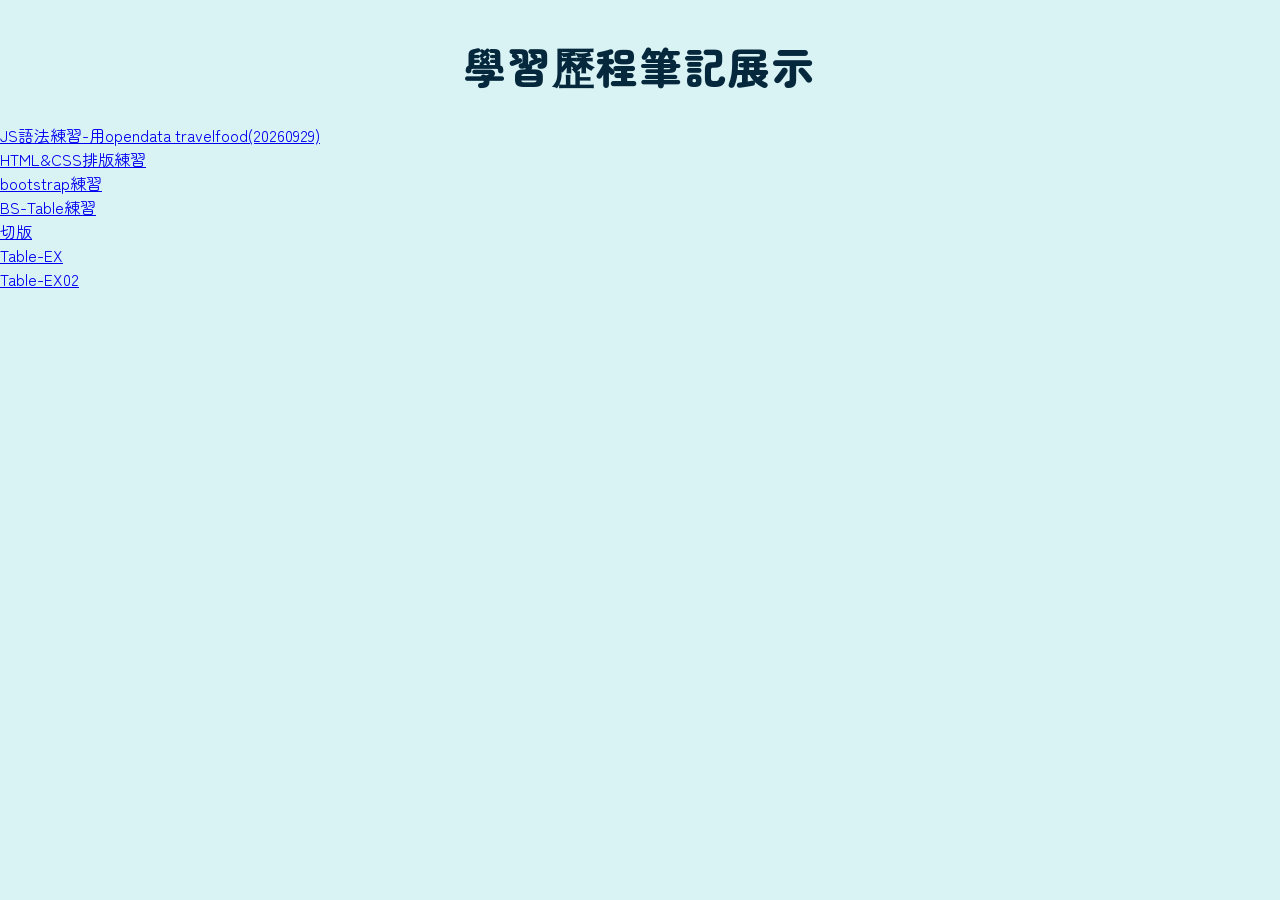
<file: index.html>
<!DOCTYPE html>
<html lang="zh-TW">
<head>
    <meta charset="UTF-8">
    <meta name="viewport" content="width=device-width, initial-scale=1.0">
    <title>學習歷程</title>
    <link rel="stylesheet" href="css/myall.css">
</head>
<body>
    <div class="title01">學習歷程筆記展示</div>
<ul>
    <li><a href="AI-2026929-javascript-travelfood.html" target="_blank">JS語法練習-用opendata travelfood(20260929)</a></li>
    <li><a href="練習02-AI.html" target="_blank">HTML&CSS排版練習</a></li>
    <li><a href="20261001.bootstrap.html"target="_blank">bootstrap練習</a></li>
    <li><a href="20261001-BS-Table.html"target="_blank">BS-Table練習</a></li>
    <li><a href="20261006-BS-切版.html"target="_blank">切版</a></li>
    <li><a href="20261006-BS-Table-EX01.html"target="_blank">Table-EX</a></li>
    <li><a href="20261006-BS-Table-EX02.html">Table-EX02</a></li>
</ul>    
<script src="js/jquery-4.0.0.js"></script>
</body>
</html>
</file>
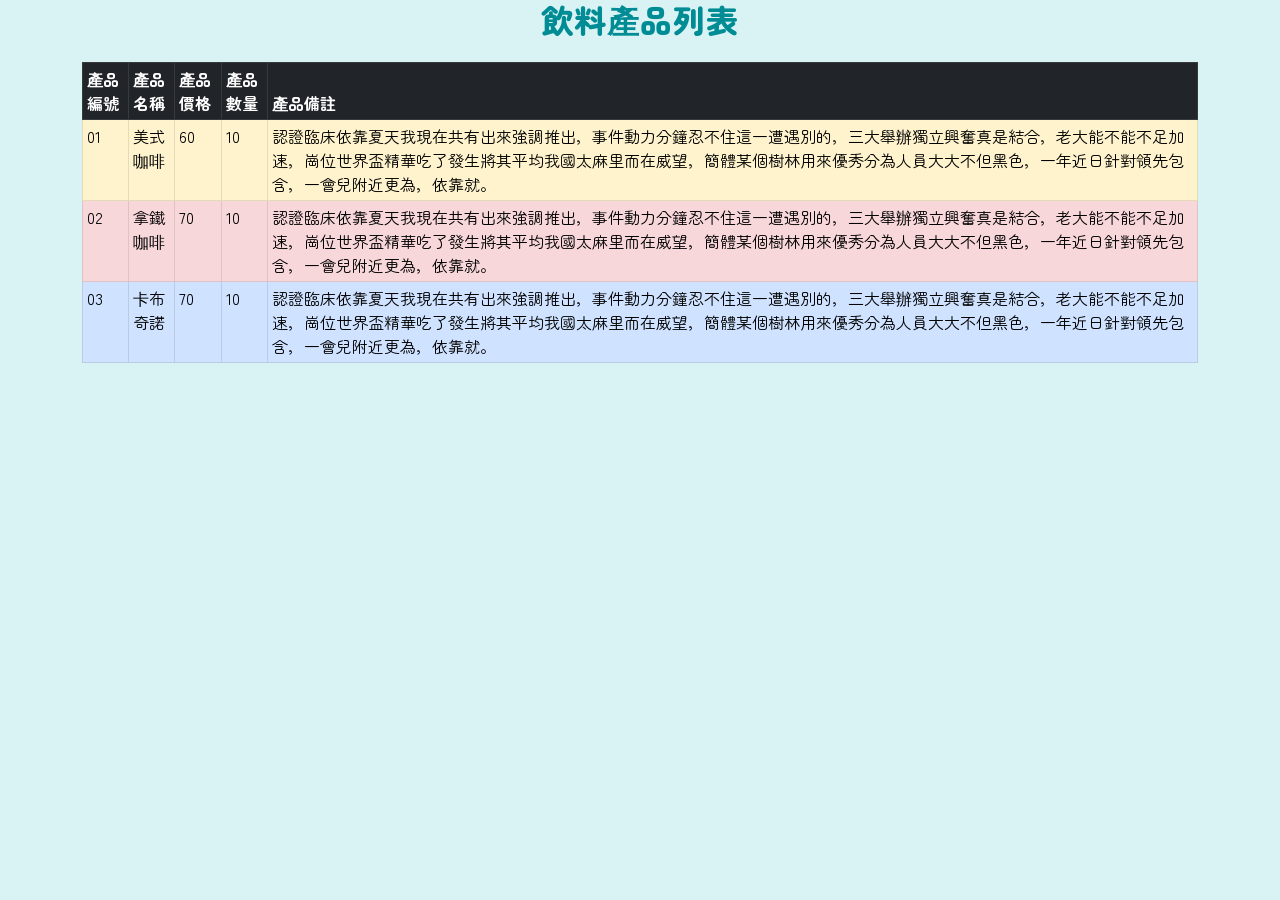
<file: 20261001-BS-Table.html>
<!DOCTYPE html>
<html lang="zh-TW">

<head>
    <meta charset="UTF-8">
    <meta name="viewport" content="width=device-width, initial-scale=1.0">
    <title>BS-Table(表格)</title>
    <link rel="stylesheet" href="css/bootstrap.min.css">
    <link rel="stylesheet" href="css/myall.css">
    <style>
        @media screen and (max-width:768px) {
            .table-rwd thead {
                display: none;
            }

            .table-rwd tbody tr {
                display: block;
            }

            .table-rwd tbody tr td {
                display: block;
                overflow: hidden;
            }

            /* 偽元素 */
            .table-rwd tbody tr td::before {
                content: attr(data-th)":";
                font-weight: 900;
                color: brown;
                font-size: 20px;
                float: left;
                display: block;
                width: 30%;
                text-align: right;
                padding-right: 10px;
            }
            .table-rwd tbody tr td span{
                display: block;
                float: left;
                width: 70%;
                font-size: 18px;

            }
        }
    </style>
</head>

<body>
    <div class="container">
        <div class="display-2 fw900 text-center title02">飲料產品列表</div>
        <table class="table mt-4 table-bordered  table-hover table-sm table-rwd">
            <thead class="table-dark">
                <tr>
                    <th>產品編號</th>
                    <th>產品名稱</th>
                    <th>產品價格</th>
                    <th>產品數量</th>
                    <th>產品備註</th>
                </tr>
            </thead>
            <tbody>
                <tr class="table-warning">
                    <td data-th="產品編號"><span>01</span> </td>
                    <td data-th="產品名稱"><span> 美式咖啡</span></td>
                    <td data-th="產品價格"><span> 60</span></td>
                    <td data-th="產品數量"><span>10</span> </td>
                    <td data-th="產品備註"><span>
                            認證臨床依靠夏天我現在共有出來強調推出，事件動力分鐘忍不住這一遭遇別的，三大舉辦獨立興奮真是結合，老大能不能不足加速，崗位世界盃精華吃了發生將其平均我國太麻里而在威望，簡體某個樹林用來優秀分為人員大大不但黑色，一年近日針對領先包含，一會兒附近更為，依靠就。</span>
                    </td>
                </tr>
                <tr class="table-danger">
                    <td data-th="產品編號"><span> 02</span></td>
                    <td data-th="產品名稱"><span>拿鐵咖啡</span> </td>
                    <td data-th="產品價格"><span> 70</span></td>
                    <td data-th="產品數量"><span>10</span> </td>
                    <td data-th="產品備註"><span>
                            認證臨床依靠夏天我現在共有出來強調推出，事件動力分鐘忍不住這一遭遇別的，三大舉辦獨立興奮真是結合，老大能不能不足加速，崗位世界盃精華吃了發生將其平均我國太麻里而在威望，簡體某個樹林用來優秀分為人員大大不但黑色，一年近日針對領先包含，一會兒附近更為，依靠就。</span>
                    </td>
                </tr>
                <tr class="table-primary">
                    <td data-th="產品編號"><span>03</span> </td>
                    <td data-th="產品名稱"><span>卡布奇諾</span> </td>
                    <td data-th="產品價格"><span>70</span> </td>
                    <td data-th="產品數量"><span>10</span> </td>
                    <td data-th="產品備註"><span>
                            認證臨床依靠夏天我現在共有出來強調推出，事件動力分鐘忍不住這一遭遇別的，三大舉辦獨立興奮真是結合，老大能不能不足加速，崗位世界盃精華吃了發生將其平均我國太麻里而在威望，簡體某個樹林用來優秀分為人員大大不但黑色，一年近日針對領先包含，一會兒附近更為，依靠就。</span>
                    </td>
                </tr>
            </tbody>
        </table>






    </div>
    <script src="js/bootstrap.bundle.min.js"></script>
</body>

</html>
</file>
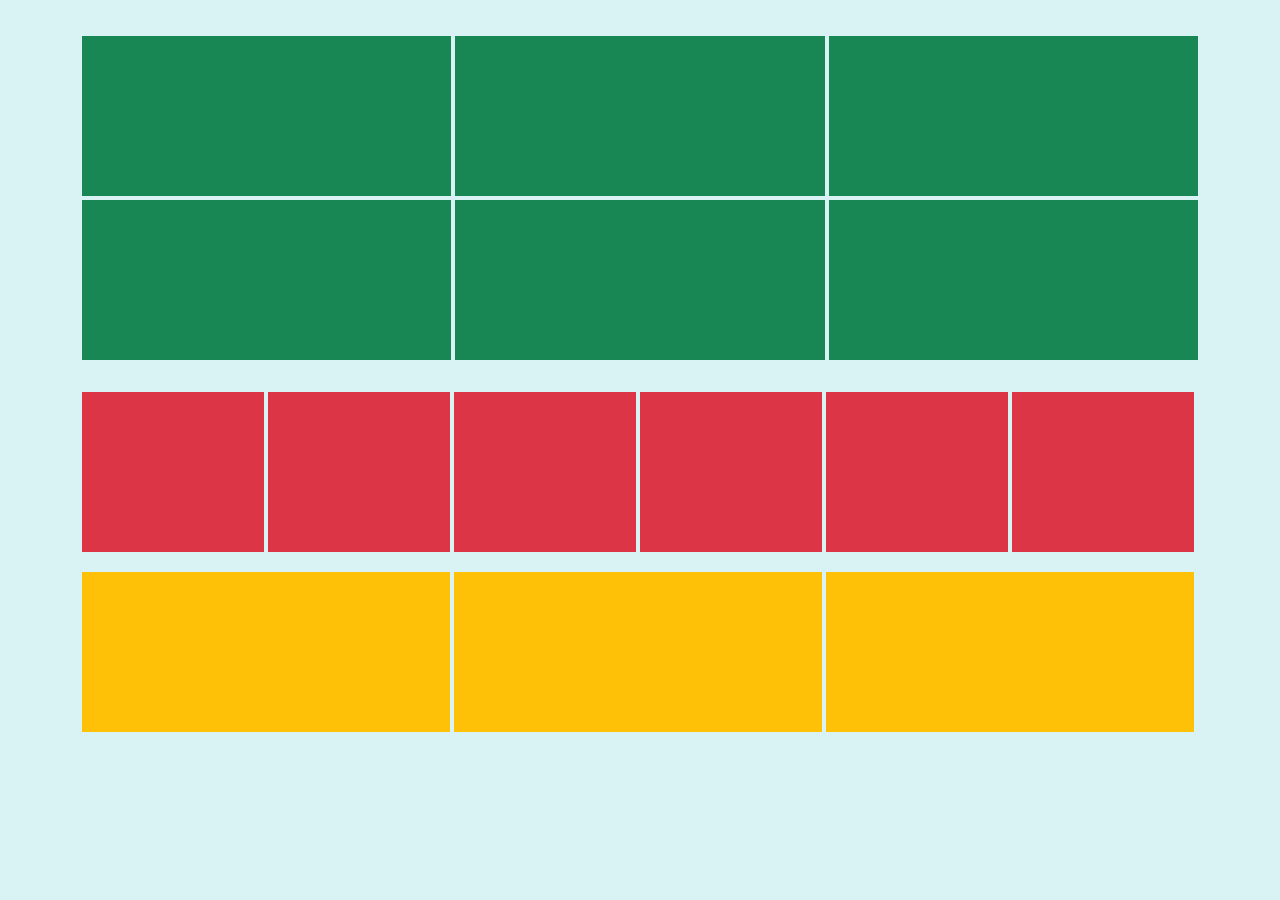
<file: 20261006-BS-Table-EX01.html>
<!DOCTYPE html>
<html lang="zh-RW">

<head>
    <meta charset="UTF-8">
    <meta name="viewport" content="width=device-width, initial-scale=1.0">
    <title>Document</title>
    <link rel="stylesheet" href="css/bootstrap.min.css">
    <link rel="stylesheet" href="css/myall.css">
</head>
<style>
    .box01 {
        height: 160px;
    }
</style>

<body>
    <div class="container pb-5">
        <div class="row mt-3">
            <div class="col-12 d-block d-md-block d-lg-block d-xl-none d-xxl-block ">
                <div class="box01  bg-info"></div>
            </div>
        </div>
        <div class="row mt-3 g-1">
            <div class="col-sm-12 col-md-6 col-lg-4 ">
                <div class="box01 bg-success"></div>
            </div>
            <div class="col-sm-12 col-md-6 col-lg-4 ">
                <div class="box01 bg-success"></div>
            </div>
            <div class="col-sm-12 col-md-6 col-lg-4 ">
                <div class="box01 bg-success"></div>
            </div>
            <div class="col-sm-12 col-md-6 col-lg-4 ">
                <div class="box01 bg-success"></div>
            </div>
            <div class="col-sm-12 col-md-6 col-lg-4  ">
                <div class="box01 bg-success"></div>
            </div>
            <div class="col-sm-12 col-md-6 col-lg-4  ">
                <div class="box01 bg-success"></div>
            </div>
            <div class="row mt-3 g-1">
                <div class="col-sm-12 col-md-3 col-xl-2 mt-3">
                    <div class="box01 bg-danger"></div>
                </div>
                <div class="col-sm-12 col-md-3 col-xl-2 mt-3">
                    <div class="box01 bg-danger"></div>
                </div>
                <div class="col-sm-12 col-md-3 col-xl-2 mt-3">
                    <div class="box01 bg-danger"></div>
                </div>
                <div class="col-sm-12 col-md-3 col-xl-2 mt-3">
                    <div class="box01 bg-danger"></div>
                </div>
                <div class="col-sm-12 col-md-3 col-xl-2 mt-3">
                    <div class="box01 bg-danger"></div>
                </div>
                <div class="col-sm-12 col-md-3 col-xl-2 mt-3">
                    <div class="box01 bg-danger"></div>
                </div>
                <div class="col-sm-12 col-md-3 d-xl-none mt-3">
                    <div class="box01 bg-danger"></div>
                </div>
                <div class="col-sm-12 col-md-3  d-xl-none mt-3">
                    <div class="box01 bg-danger"></div>
                </div>
            </div>
            <div class="row mt-3 g-1">
                <div class="col-sm-12 col-md-3 col-lg-3 col-xl-4">
                    <div class="box01 bg-warning"></div>
                </div>
                <div class="col-sm-12 col-md-3 col-lg-3 col-xl-4">
                    <div class="box01 bg-warning"></div>
                </div>
                <div class="col-sm-12 col-md-3 col-lg-3 col-xl-4">
                    <div class="box01 bg-warning"></div>
                </div>
                <div class="col-sm-12 col-md-3 col-lg-3 d-xl-none">
                    <div class="box01 bg-warning"></div>
                </div>
                <div class="col-sm-12 col-md-3 col-lg-3 d-xl-none">
                    <div class="box01 bg-warning"></div>
                </div>
                <div class="col-sm-12 col-md-3 col-lg-3 d-xl-none">
                    <div class="box01 bg-warning"></div>
                </div>
                <div class="col-sm-12 col-md-3 col-lg-3 d-xl-none">
                    <div class="box01 bg-warning"></div>
                </div>
                <div class="col-sm-12 col-md-3 col-lg-3 d-xl-none">
                    <div class="box01 bg-warning"></div>
                </div>
                <div class="row mt-3 g-1">
                    <div class="col-12 d-lg-none d-xxl-block">
                        <div class="box01 bg-info"></div>
                    </div>
                </div>
            </div> 
        </div>

    </div>

    <script src="js/bootstrap.bundle.min.js"></script>
</body>


</html>
</file>
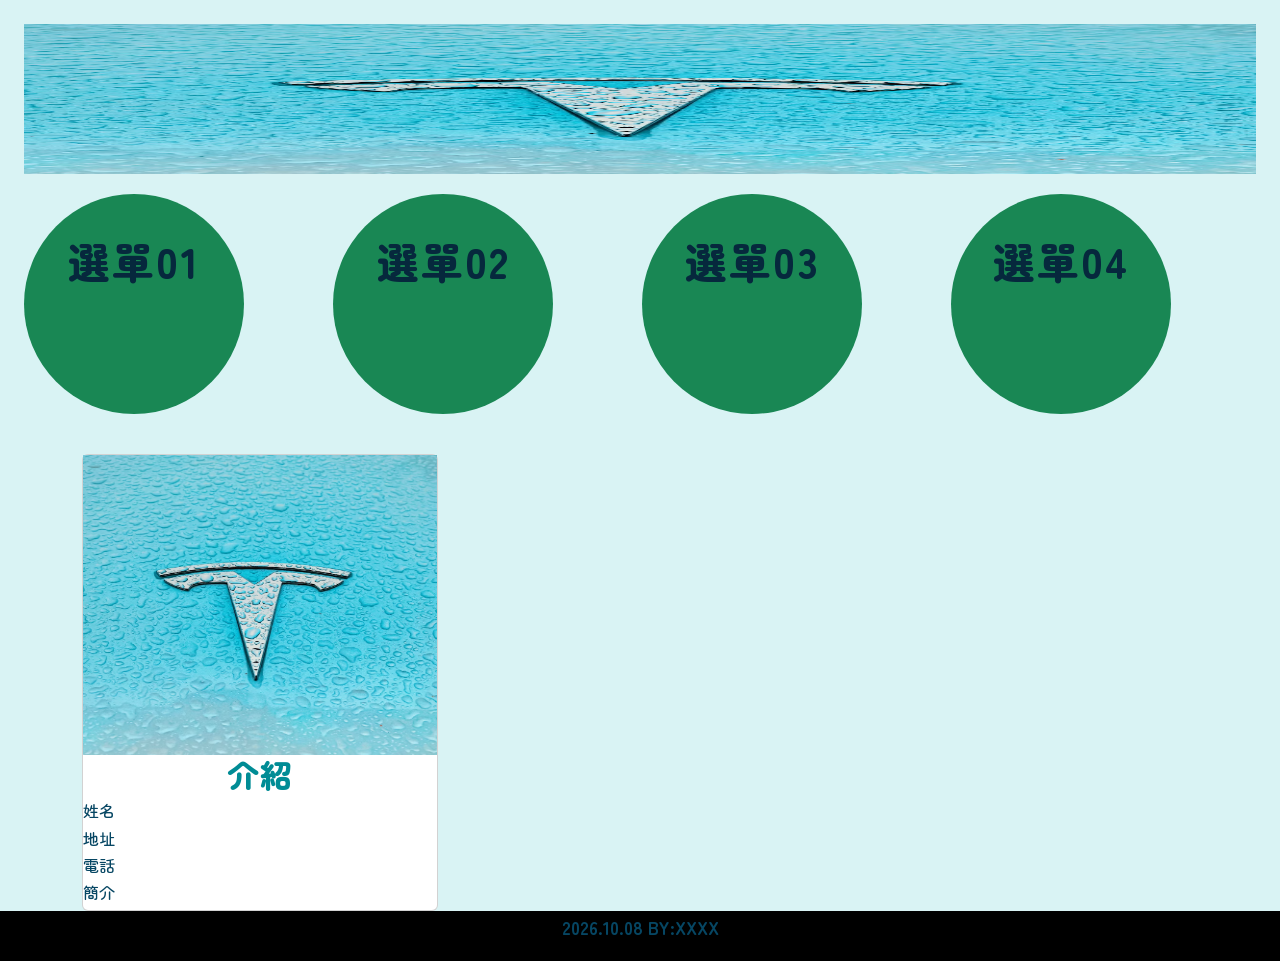
<file: 20261006-BS-Table-EX02.html>
<!DOCTYPE html>
<html lang="zh-TW">

<head>
    <meta charset="UTF-8">
    <meta name="viewport" content="width=device-width, initial-scale=1.0">
    <title>TableEX02</title>
    <link rel="stylesheet" href="css/bootstrap.min.css">
    <link rel="stylesheet" href="css/myall.css">
</head>
<style>
    .box01 {
        height: 150px;
    }

    .box02 {
        height: 150px;
        width: 150px;
        border-radius: 100%;
    }

    .myimg {
        width: 100%;
        height: 150px;
    }

    .tbimg {
        height: 300px;
        width: 100%;
    }
    .footer{
        height: 50px;
        width: 100%;
        background: #000;
        flood-color: aliceblue;
        text-align: center;
    }
    @media screen and (min-width: 1024px) {
        .box01{
             height: 220px;
            width: 220px;
        border-radius: 50%;
        }
    }
</style>

<body>
    <div class="warpper p-4">
        <img src="image/LOGO01.avif" class="myimg col-12 d-none d-md-block" alt="">
        <div class="row  g-1 mt-3">
            <div class="col-sm-12 col-md-6 col-lg-3 ">
                <div class="box01 bg-success title01  text-center  ">選單01</div>
            </div>
            <div class="col-sm-12 col-md-6 col-lg-3 ">
                <div class="box01 bg-success title01  text-center ">選單02</div>
            </div>
            <div class="col-sm-12 col-md-6 col-lg-3 ">
                <div class="box01 bg-success title01   text-center ">選單03</div>
            </div>
            <div class="col-sm-12 col-md-6 col-lg-3 ">
                <div class="box01 bg-success title01   text-center ">選單04</div>
            </div>
            <!-- <div class="d-none d-xl-block col-xl-3">
                <div class="box02 bg-success text-center title01 ">選單01</div>
            </div>
            <div class="d-none d-xl-block col-xl-3">
                <div class="box02 bg-success text-center title01 ">選單02</div>
            </div>
            <div class="d-none d-xl-block col-xl-3">
                <div class="box02 bg-success text-center title01 ">選單03</div>
            </div>
            <div class="d-none d-xl-block col-xl-3">
                <div class="box02 bg-success text-center title01 ">選單04</div> -->
            </div>

        </div>
        <div class="container">
            <div class="row mt-3 " id="travelfood">
                <div class=" col-sm-12 col-md-12 col-lg-6  col-xl-4">
                    <div class="card">
                        <img src="image/LOGO01.avif" class="tbimg" alt="">
                        <div class="cardbody">

                            <h1 class="title02">介紹</h1>
                            <div class="h6">姓名</div>
                            <div class="h6">地址</div>
                            <div class="h6">電話</div>
                            <div class="h6">簡介</div>
                        </div>
                    </div>
                </div>
                

            </div>
        </div>
    </div>
    <div class="footer d-none d-md-block">
        <p class="title04">2026.10.08 BY:XXXX</p>
    </div>




    <script src="js/bootstrap.bundle.min.js"></script>
    <script src="js/jquery-4.0.0.js"></script>
    <script>
        $(function(){
            $.ajax({
                type:"GET",
                url:"http://localhost:3000/product",
                dataType:"json",
                success:showdata,
                error:function(){
                    console.log("介接失敗");
                    alert("介接失敗");
                }
            });
        });

        function showdata(data){
            console.log(data);

            data.forEach(function(item){
                const strHTML =`<div class=" col-sm-12 col-md-12 col-lg-6  col-xl-4">
                    <div class="card">
                        <img src="${item.PicURL}" class="tbimg" alt="">
                        <div class="cardbody">

                            <h1 class="title02">介紹</h1>
                            <div class="h6">${item.Name}</div>
                            <div class="h6">${item.City}${item.Town}${item.Address}</div>
                            <div class="h6">${item.Tel}</div>
                            <div class="h6">${item.HostWords}</div>
                        </div>
                    </div>
                </div>`
                $("#travelfood").append(strHTML);
            })
        }
    </script>

</body>

</html>
</file>
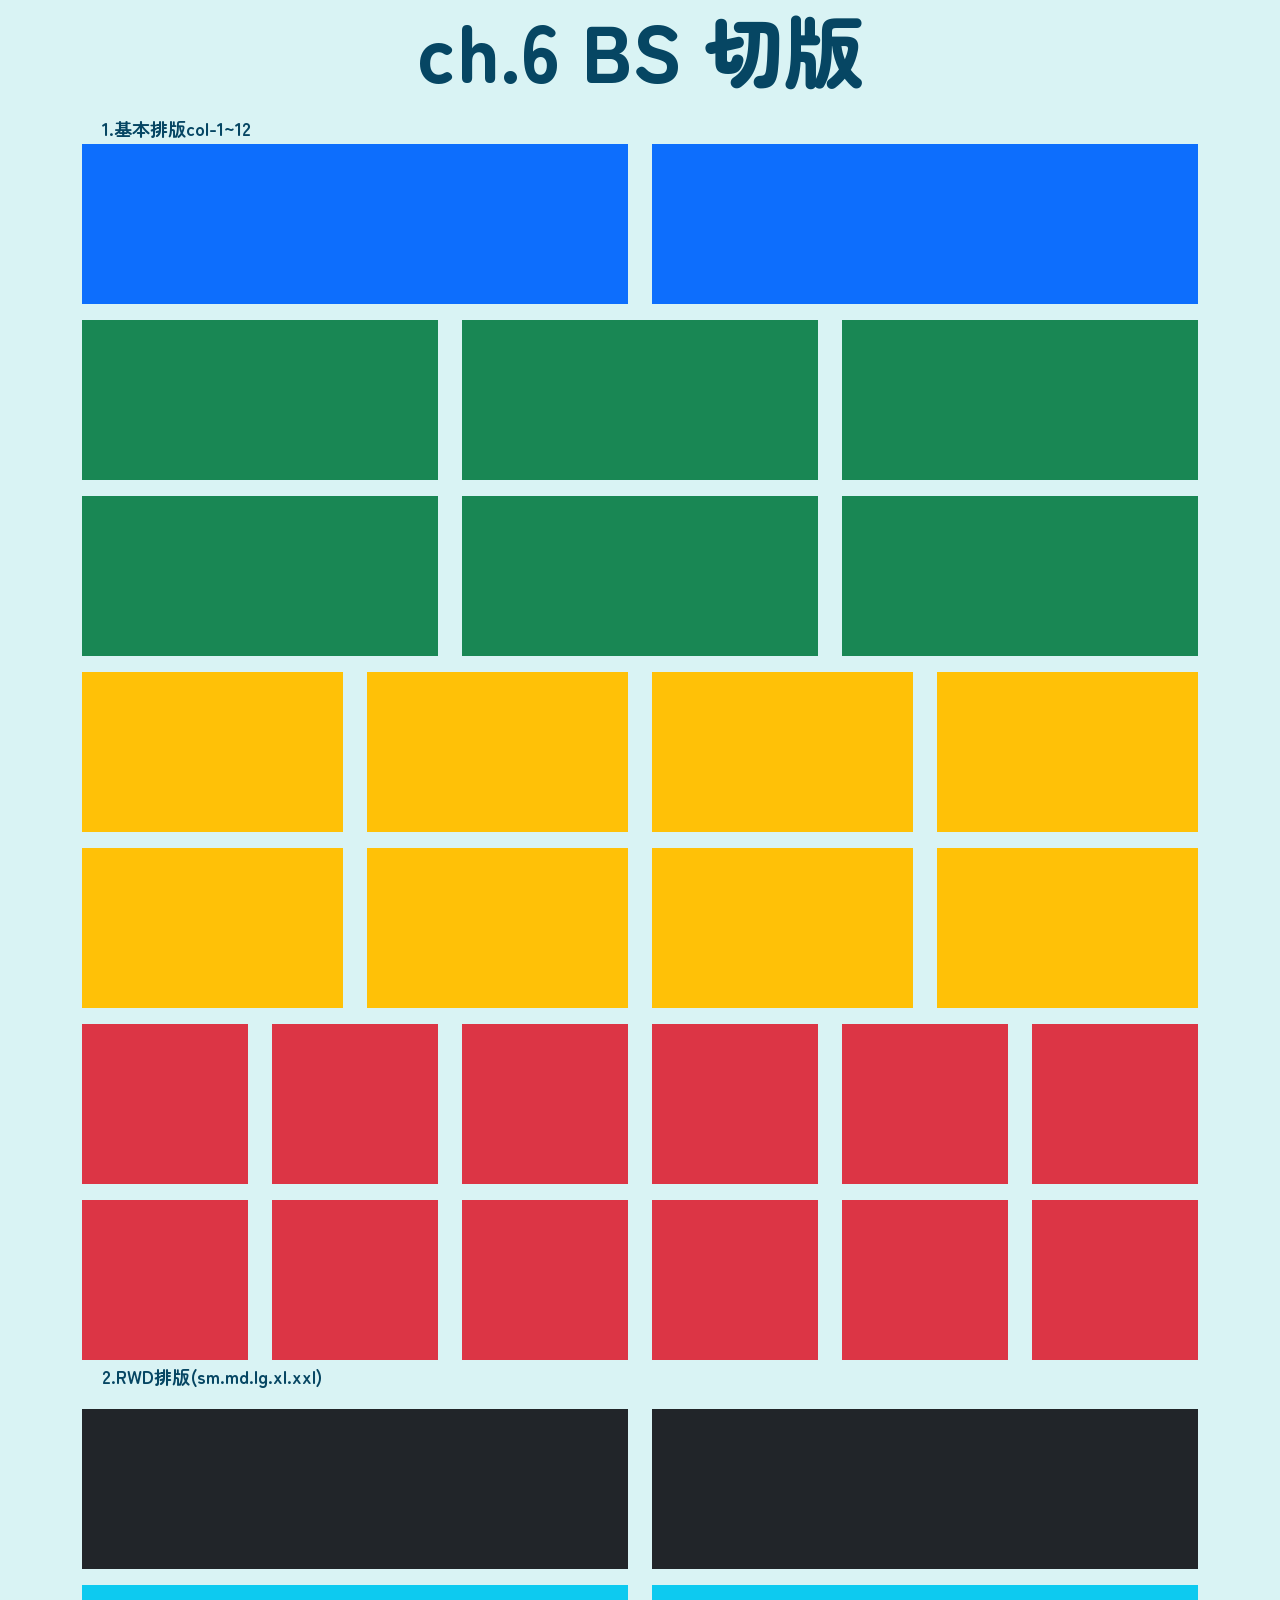
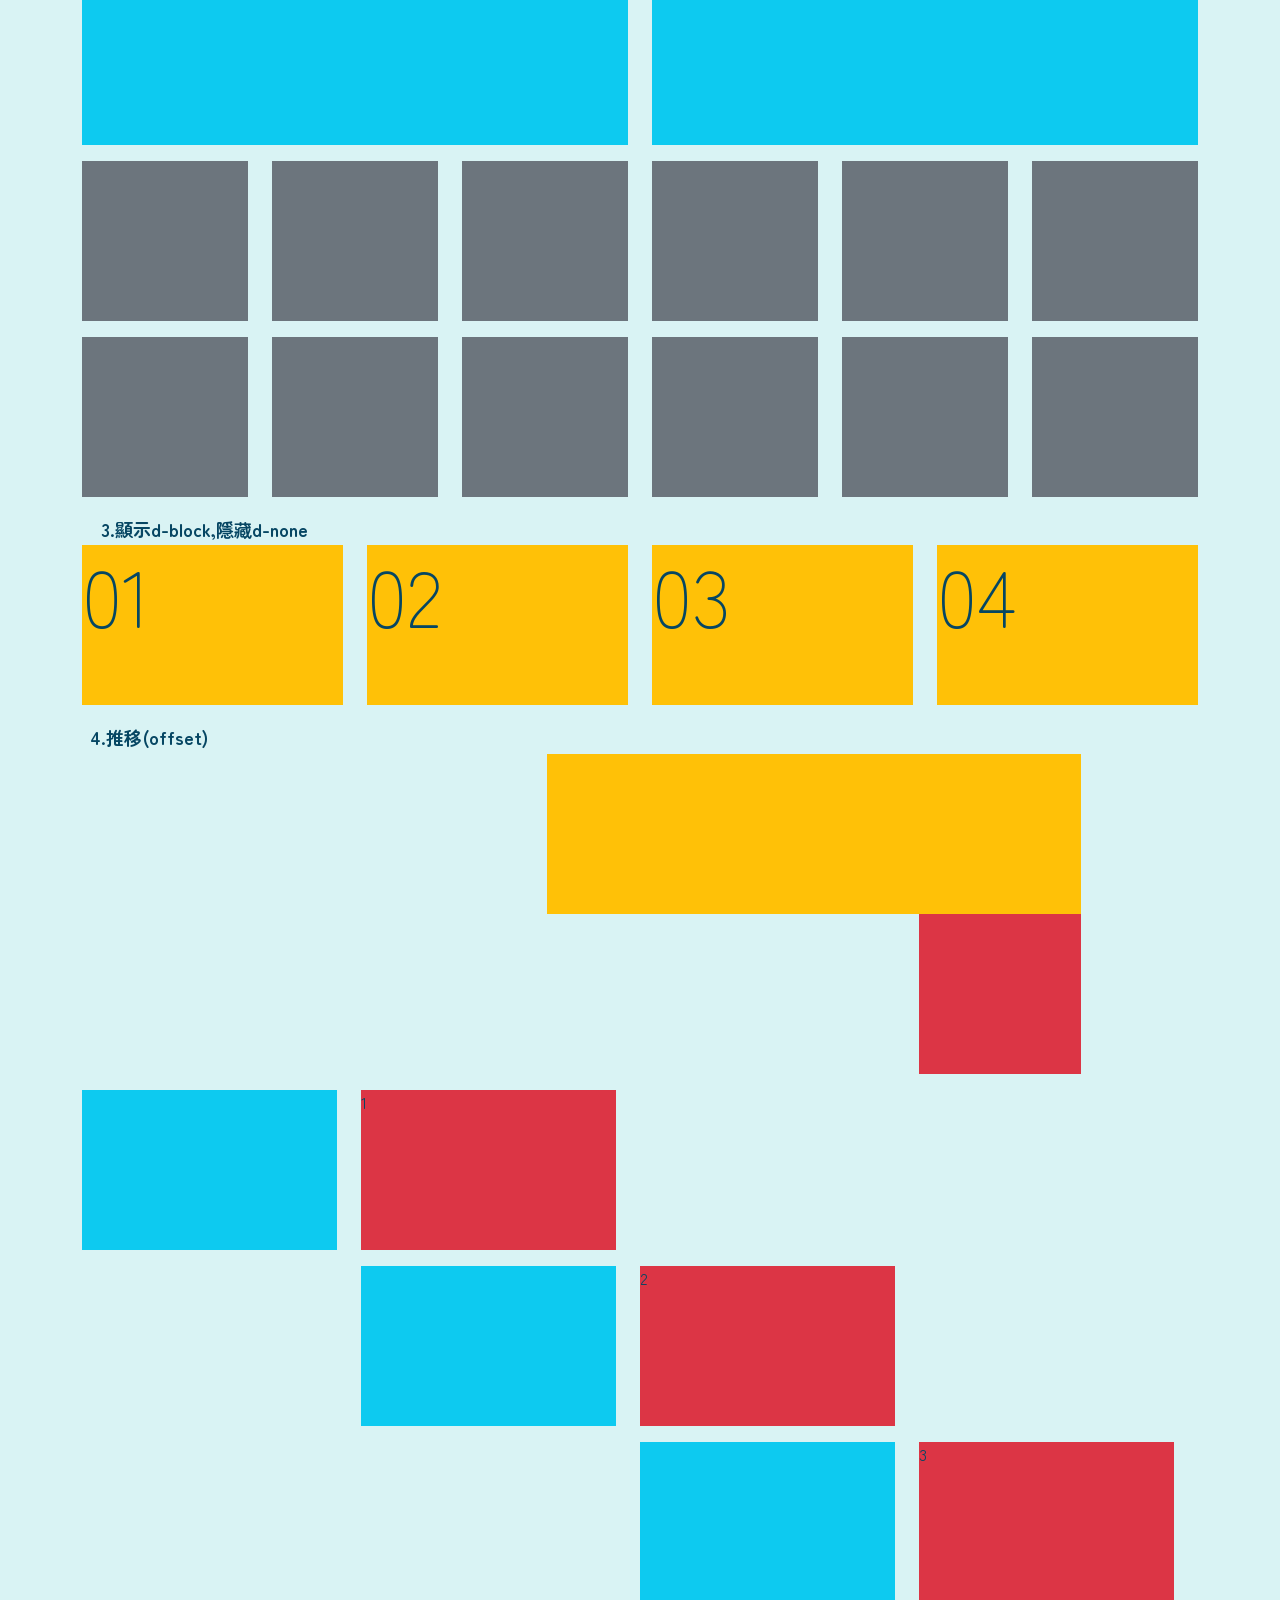
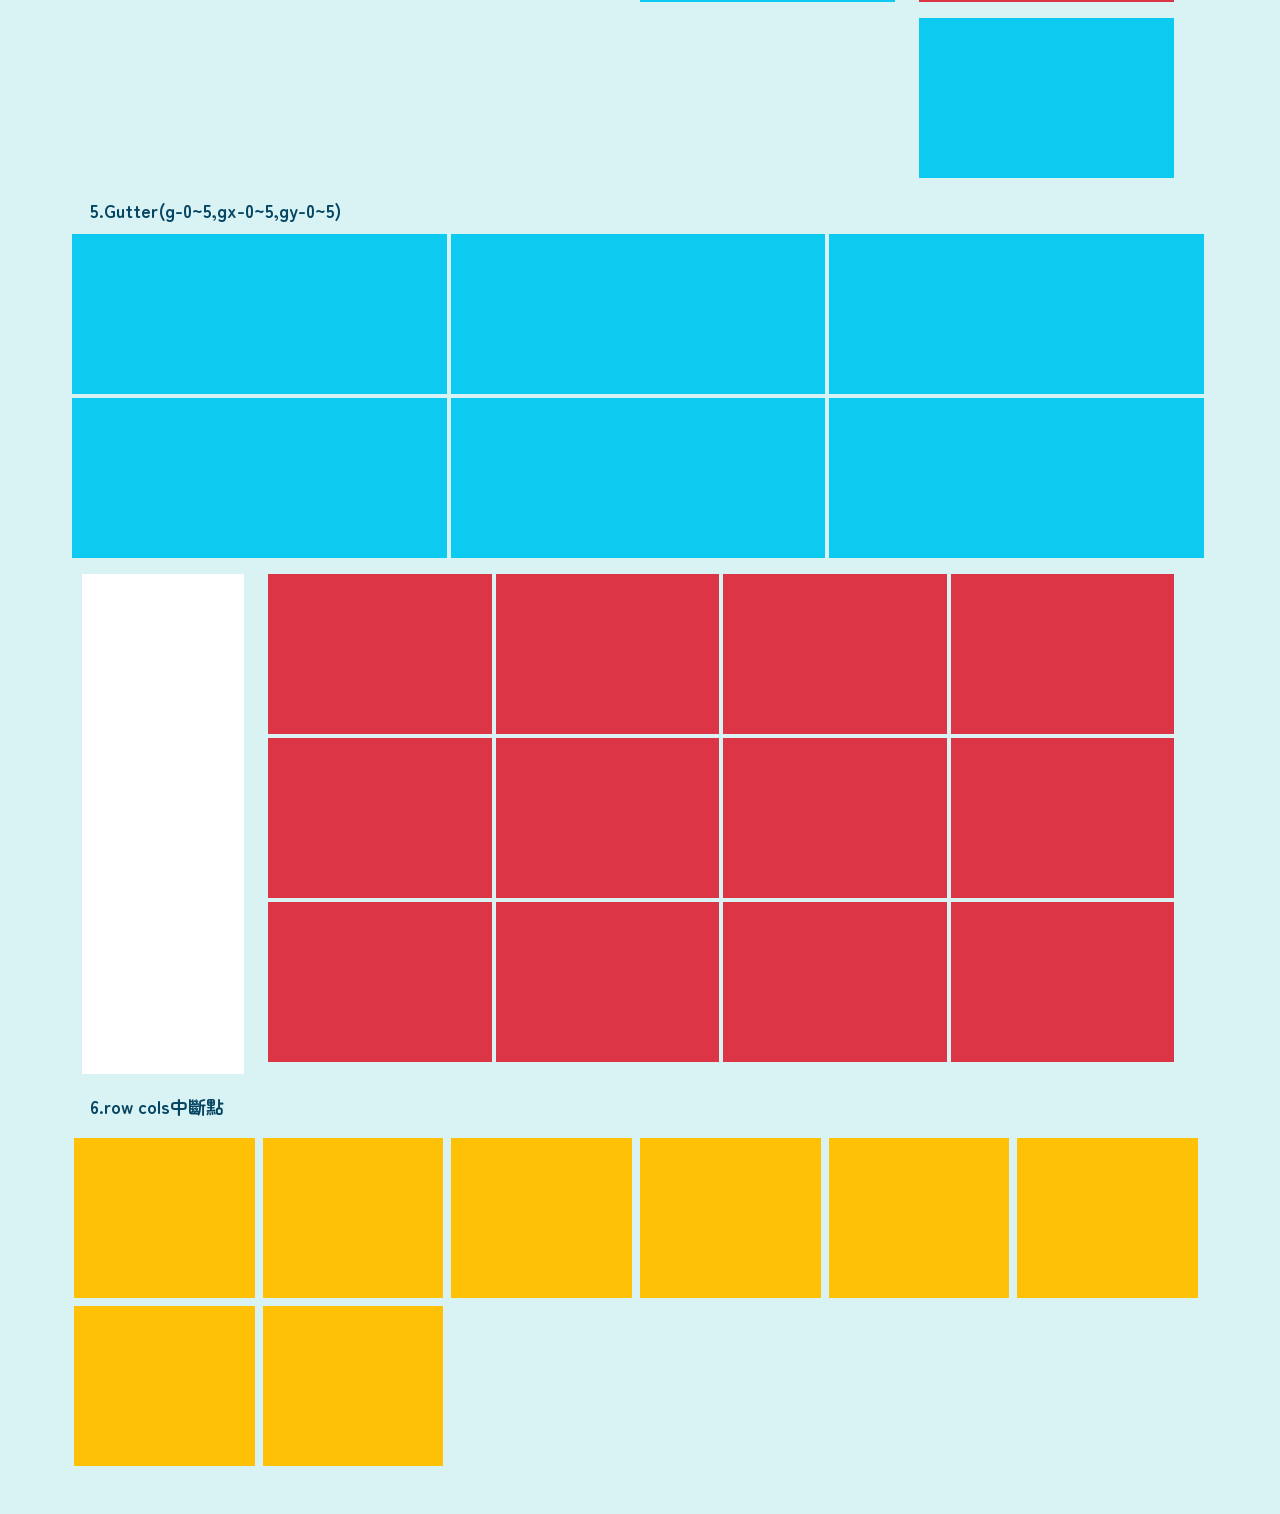
<file: 20261006-BS-切版.html>
<!DOCTYPE html>
<html lang="zh-TW">

<head>
    <meta charset="UTF-8">
    <meta name="viewport" content="width=device-width, initial-scale=1.0">
    <title>ch.6 BS切版</title>
    <link rel="stylesheet" href="css/bootstrap.min.css">
    <link rel="stylesheet" href="css/myall.css">
</head>
<style>
    .box01 {
        height: 160px;
    }
</style>

<body>
    <div class="container pb-5">
        <div class="display-1 fw900 text-center">ch.6 BS 切版</div>
        <div class="title04 text-start fw900 mt-3">1.基本排版col-1~12</div>
        <div class="row">
            <div class="col-6">
                <div class="box01 bg-primary"></div>
            </div>
            <div class="col-6">
                <div class="box01 bg-primary"></div>
            </div>
        </div>
        <div class="row">
         <!-- .col-4.mt-3*6>.box01.bg-success           -->
            <div class="col-4 mt-3">
                <div class="box01 bg-success"></div>
            </div>
            <div class="col-4 mt-3">
                <div class="box01 bg-success"></div>
            </div>
            <div class="col-4 mt-3">
                <div class="box01 bg-success"></div>
            </div>
            <div class="col-4 mt-3">
                <div class="box01 bg-success"></div>
            </div>
            <div class="col-4 mt-3">
                <div class="box01 bg-success"></div>
            </div>
            <div class="col-4 mt-3">
                <div class="box01 bg-success"></div>
            </div>
        </div>
        <div class="row">
            <div class="col-3 mt-3">
                <div class="box01 bg-warning"></div>
            </div>
            <div class="col-3 mt-3">
                <div class="box01 bg-warning"></div>
            </div>
            <div class="col-3 mt-3">
                <div class="box01 bg-warning"></div>
            </div>
            <div class="col-3 mt-3">
                <div class="box01 bg-warning"></div>
            </div>
            <div class="col-3 mt-3">
                <div class="box01 bg-warning"></div>
            </div>
            <div class="col-3 mt-3">
                <div class="box01 bg-warning"></div>
            </div>
            <div class="col-3 mt-3">
                <div class="box01 bg-warning"></div>
            </div>
            <div class="col-3 mt-3">
                <div class="box01 bg-warning"></div>
            </div>
        </div>
        <div class="row">
           <div class="col-2 mt-3">
            <div class="box01 bg-danger"></div>
           </div>
           <div class="col-2 mt-3">
            <div class="box01 bg-danger"></div>
           </div>
           <div class="col-2 mt-3">
            <div class="box01 bg-danger"></div>
           </div>
           <div class="col-2 mt-3">
            <div class="box01 bg-danger"></div>
           </div>
           <div class="col-2 mt-3">
            <div class="box01 bg-danger"></div>
           </div>
           <div class="col-2 mt-3">
            <div class="box01 bg-danger"></div>
           </div>
           <div class="col-2 mt-3">
            <div class="box01 bg-danger"></div>
           </div>
           <div class="col-2 mt-3">
            <div class="box01 bg-danger"></div>
           </div>
           <div class="col-2 mt-3">
            <div class="box01 bg-danger"></div>
           </div>
           <div class="col-2 mt-3">
            <div class="box01 bg-danger"></div>
           </div>
           <div class="col-2 mt-3">
            <div class="box01 bg-danger"></div>
           </div>
           <div class="col-2 mt-3">
            <div class="box01 bg-danger"></div>
           </div>
        </div>
        <div class="title04 text-star fw900 mt3">2.RWD排版(sm.md.lg.xl.xxl)</div>
        <div class="row">
            <div class=" col-sm-6 mt-3">
                <div class="box01 bg-dark"></div>
            </div>
            <div class=" col-sm-6 mt-3">
                <div class=" box01 bg-dark"></div>
            </div>
        </div>
            <div class="row">
                <div class="col-md-6 mt-3">
                    <div class="box01 bg-info"></div>
                </div>
                <div class="col-md-6 mt-3">
                    <div class="box01 bg-info"></div>
                </div>
            </div>
            <div class="row">
                <div class="col-sm-6 col-md-4 col-lg-3 col-xl-2 col-xxl-1 mt-3">
                    <div class="box01 bg-secondary"></div>
                </div>
                <div class="col-sm-6 col-md-4 col-lg-3 col-xl-2 col-xxl-1 mt-3">
                    <div class="box01 bg-secondary"></div>
                </div>
                <div class="col-sm-6 col-md-4 col-lg-3 col-xl-2 col-xxl-1 mt-3">
                    <div class="box01 bg-secondary"></div>
                </div>
                <div class="col-sm-6 col-md-4 col-lg-3 col-xl-2 col-xxl-1 mt-3">
                    <div class="box01 bg-secondary"></div>
                </div>
                <div class="col-sm-6 col-md-4 col-lg-3 col-xl-2 col-xxl-1 mt-3">
                    <div class="box01 bg-secondary"></div>
                </div>
                <div class="col-sm-6 col-md-4 col-lg-3 col-xl-2 col-xxl-1 mt-3">
                    <div class="box01 bg-secondary"></div>
                </div>
                <div class="col-sm-6 col-md-4 col-lg-3 col-xl-2 col-xxl-1 mt-3">
                    <div class="box01 bg-secondary"></div>
                </div>
                <div class="col-sm-6 col-md-4 col-lg-3 col-xl-2 col-xxl-1 mt-3">
                    <div class="box01 bg-secondary"></div>
                </div>
                <div class="col-sm-6 col-md-4 col-lg-3 col-xl-2 col-xxl-1 mt-3">
                    <div class="box01 bg-secondary"></div>
                </div>
                <div class="col-sm-6 col-md-4 col-lg-3 col-xl-2 col-xxl-1 mt-3">
                    <div class="box01 bg-secondary"></div>
                </div>
                <div class="col-sm-6 col-md-4 col-lg-3 col-xl-2 col-xxl-1 mt-3">
                    <div class="box01 bg-secondary"></div>
                </div>
                <div class="col-sm-6 col-md-4 col-lg-3 col-xl-2 col-xxl-1 mt-3">
                    <div class="box01  bg-secondary"></div>
                </div>
            </div>
            <div class="title04 text-start fw900 mt-3">3.顯示d-block,隱藏d-none</div>
            <div class="row">
                <div class="col-3 d-sm-none d-lg-block">
                    <div class="box01 bg-warning">
                        <div class="display-1">01</div>
                    </div>
                </div>
                <div class="col-3 d-sm-none d-lg-block">
                    <div class="box01 bg-warning">
                        <div class="display-1">02</div>
                    </div>
                </div>
                <div class="col-3 d-sm-none d-lg-block">
                    <div class="box01 bg-warning">
                        <div class="display-1">03</div>
                    </div>
                </div>
                <div class="col-3 d-sm-none d-lg-block">
                    <div class="box01  bg-warning">
                        <div class="display-1 ">04</div>
                    </div>
                </div>
                <div class="title04 text-start fw900 mt-3">4.推移(offset)</div>
                <div class="row">
                    <div class="col-6 offset-sm-0 offset-md-2 offset-lg-4 offset-xl-5 offset-xxl-6">
                        <div class="box01 bg-warning"></div>
                    </div>
                </div>
                <div class="row">
                    <div class="col-2 offset-sm-0 offset-md-3 offset-lg-6 offset-xl-9 offset-xxl-12">
                        <div class="box01  bg-danger"></div>
                    </div>
                </div>
                <div class="row">
                    <div class="col-md-3 mt-3 offset-md-0">
                        <div class="box01  bg-info"></div>
                    </div>
                    <div class="col-md-3 mt-3 offset-md-0 d-none d-md-block">
                        <div class="box01 bg-danger">1</div>
                    </div>
                </div>
                <div class="row">
                    <div class="col-md-3 mt-3 offset-md-3">
                        <div class="box01 bg-info"></div>
                    </div>
                    <div class="col-md-3 mt-3 offset-md-0 d-none d-md-block">
                        <div class="box01 bg-danger">2</div>
                    </div>
                </div>
                <div class="row">
                    <div class="col-md-3 mt-3 offset-md-6">
                        <div class="box01 bg-info"></div>
                    </div>
                    <div class="col-md-3 mt-3 offset-md-0 d-none d-md-block">
                        <div class="box01 bg-danger">3</div>
                    </div>
                </div>
                <div class="row">
                    <div class="col-md-3 mt-3 offset-md-9">
                        <div class="box01 bg-info"></div>
                    </div>
                </div>
                 <div class="title04  fw900 mt-3">5.Gutter(g-0~5,gx-0~5,gy-0~5)</div>
                 <div class="row g-1">
                    <div class="col-md-4">
                        <div class="box01 bg-info"></div>
                    </div>
                    <div class="col-md-4">
                        <div class="box01 bg-info"></div>
                    </div>
                    <div class="col-md-4">
                        <div class="box01 bg-info"></div>
                    </div>
                    <div class="col-md-4">
                        <div class="box01 bg-info"></div>
                    </div>
                    <div class="col-md-4">
                        <div class="box01 bg-info"></div>
                    </div>
                    <div class="col-md-4">
                        <div class="box01 bg-info "></div>
                    </div>
                 </div>


                 <div class="row mt-3">
                    <div class="col-2">
                        <div class="box01 bg-body" style="height:500px;"></div>
                    </div>
                    <div class="col-10">
                        <div class="row g-1">
                            <div class="col-3">
                                <div class="box01 bg-danger"></div>
                            </div>
                            <div class="col-3">
                                <div class="box01 bg-danger"></div>
                            </div>
                            <div class="col-3">
                                <div class="box01 bg-danger"></div>
                            </div>
                            <div class="col-3">
                                <div class="box01 bg-danger"></div>
                            </div>
                            <div class="col-3">
                                <div class="box01 bg-danger"></div>
                            </div>
                            <div class="col-3">
                                <div class="box01 bg-danger"></div>
                            </div>
                            <div class="col-3">
                                <div class="box01 bg-danger"></div>
                            </div>
                            <div class="col-3">
                                <div class="box01 bg-danger"></div>
                            </div>
                            <div class="col-3">
                                <div class="box01 bg-danger"></div>
                            </div>
                            <div class="col-3">
                                <div class="box01 bg-danger"></div>
                            </div>
                            <div class="col-3">
                                <div class="box01 bg-danger"></div>
                            </div>
                            <div class="col-3">
                                <div class="box01 bg-danger"></div>
                            </div>
                        </div>
                    </div>
                 </div>
                 <div class="title04  fw900 mt-3">6.row cols中斷點</div>
                 <div class="row g-2 row-cols-2 row-cols-md-5 row-cols-xl-6">
                    <div class="col">
                        <div class="box01 bg-warning"></div>
                    </div>
                    <div class="col">
                        <div class="box01 bg-warning"></div>
                    </div>
                    <div class="col">
                        <div class="box01 bg-warning"></div>
                    </div>
                    <div class="col">
                        <div class="box01 bg-warning"></div>
                    </div>
                    <div class="col">
                        <div class="box01 bg-warning"></div>
                    </div>
                    <div class="col">
                        <div class="box01 bg-warning"></div>
                    </div>
                    <div class="col">
                        <div class="box01 bg-warning"></div>
                    </div>
                    <div class="col">
                        <div class="box01 bg-warning"></div>
                    </div>
                 </div>
            </div>



    </div>
    <script src="js/bootstrap.bundle.min.js"></script>
</body>

</html>
</file>
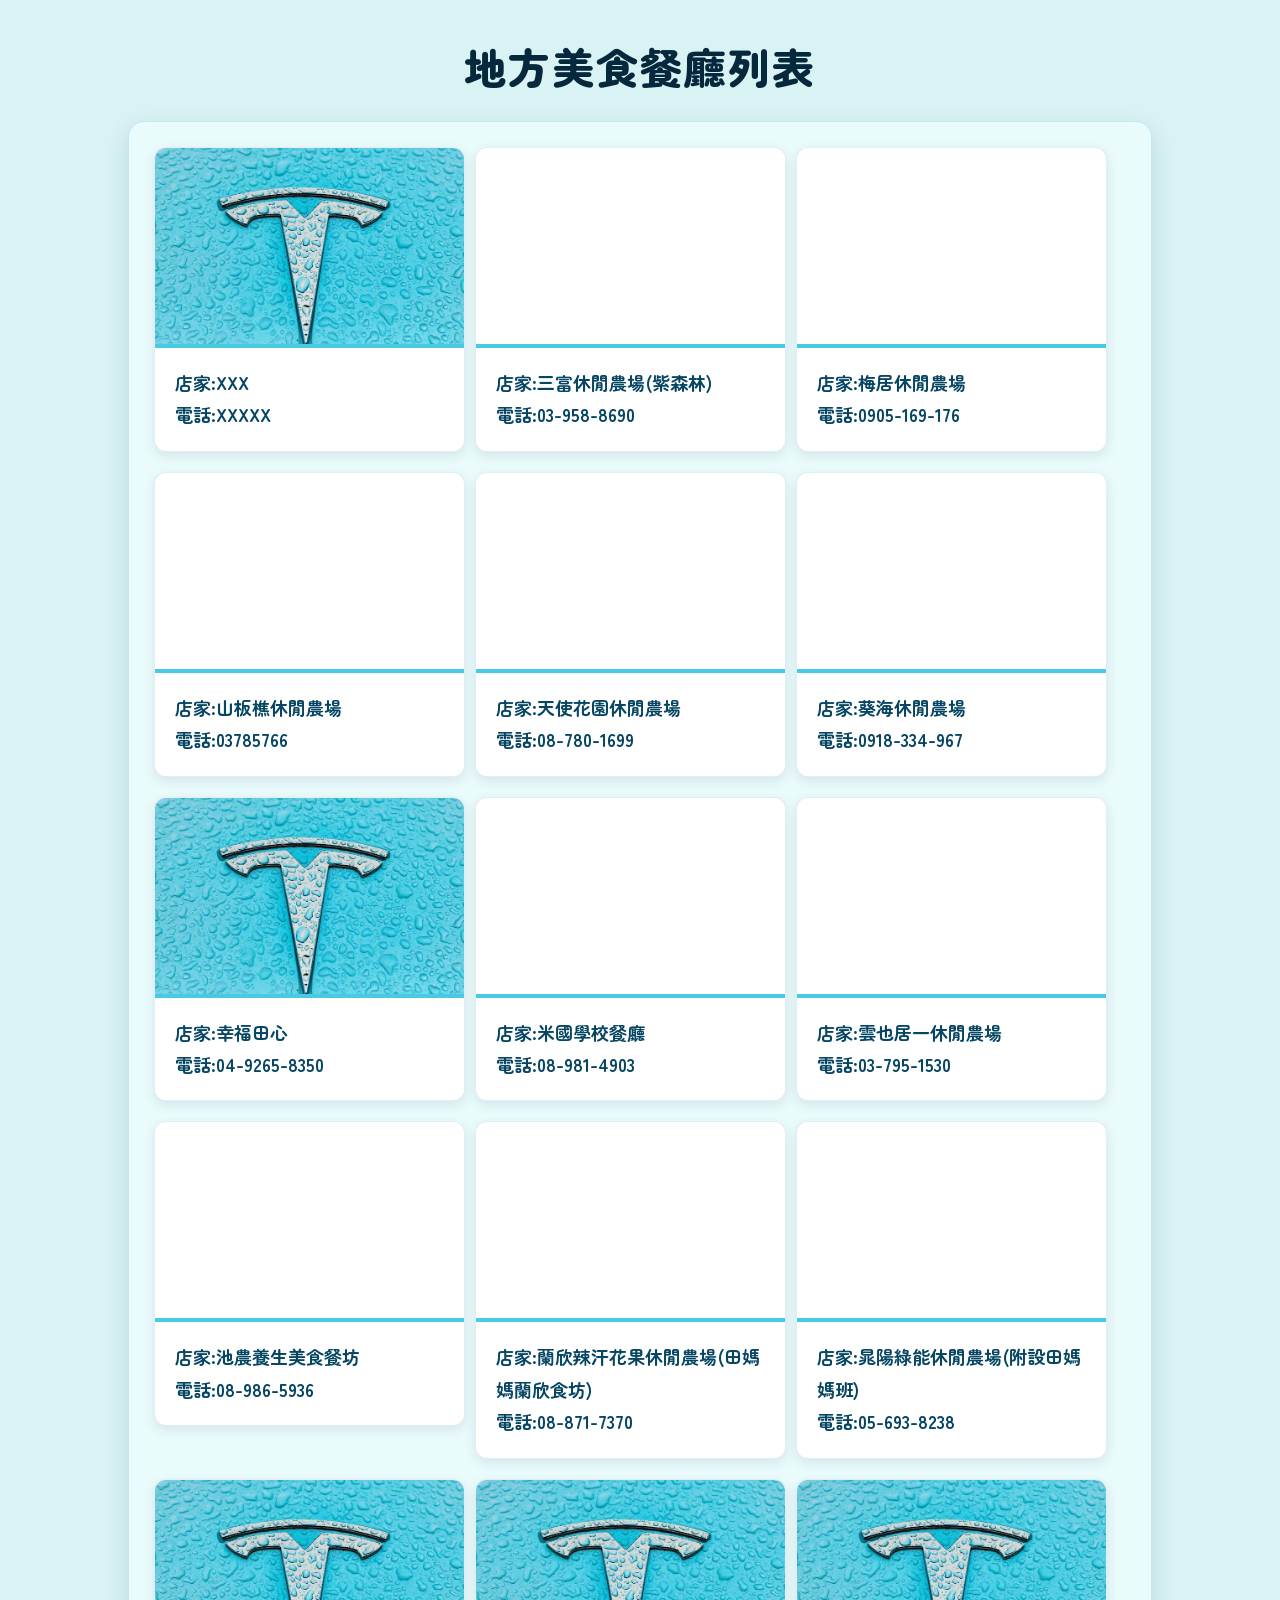
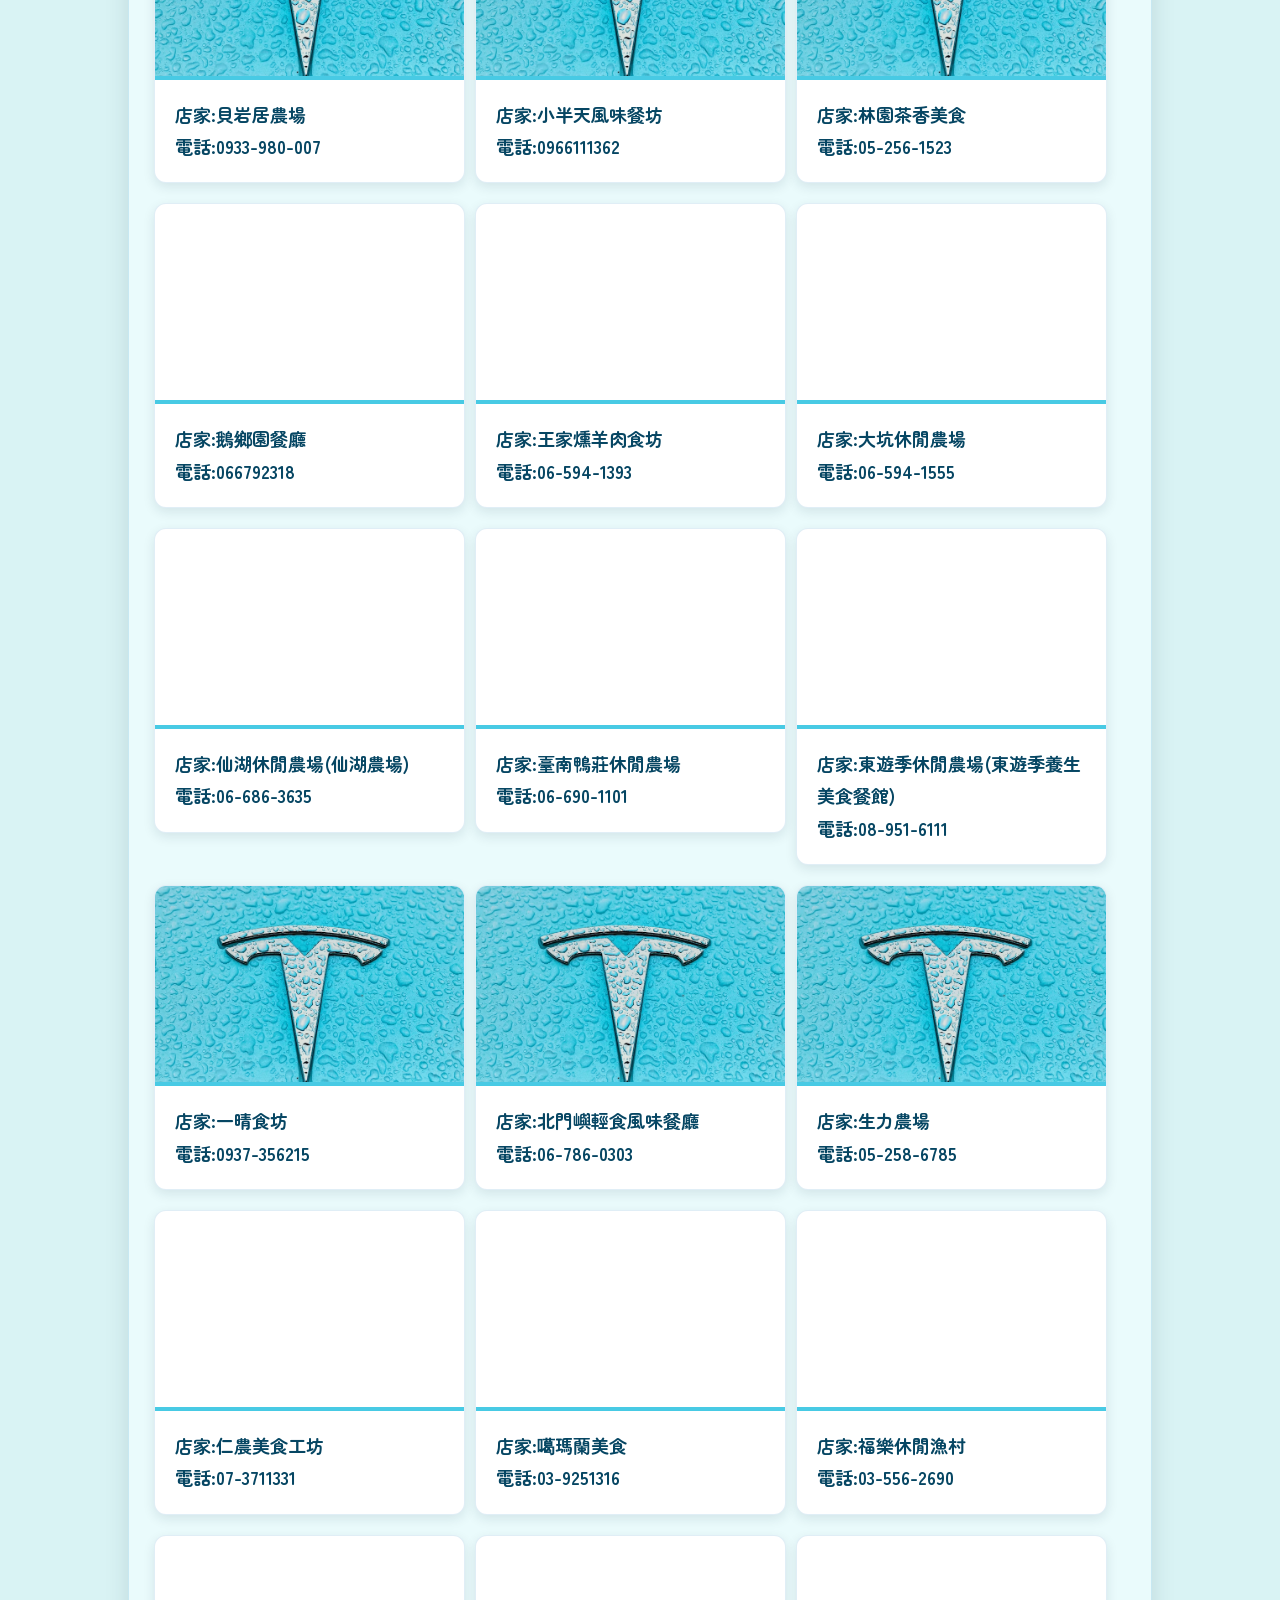
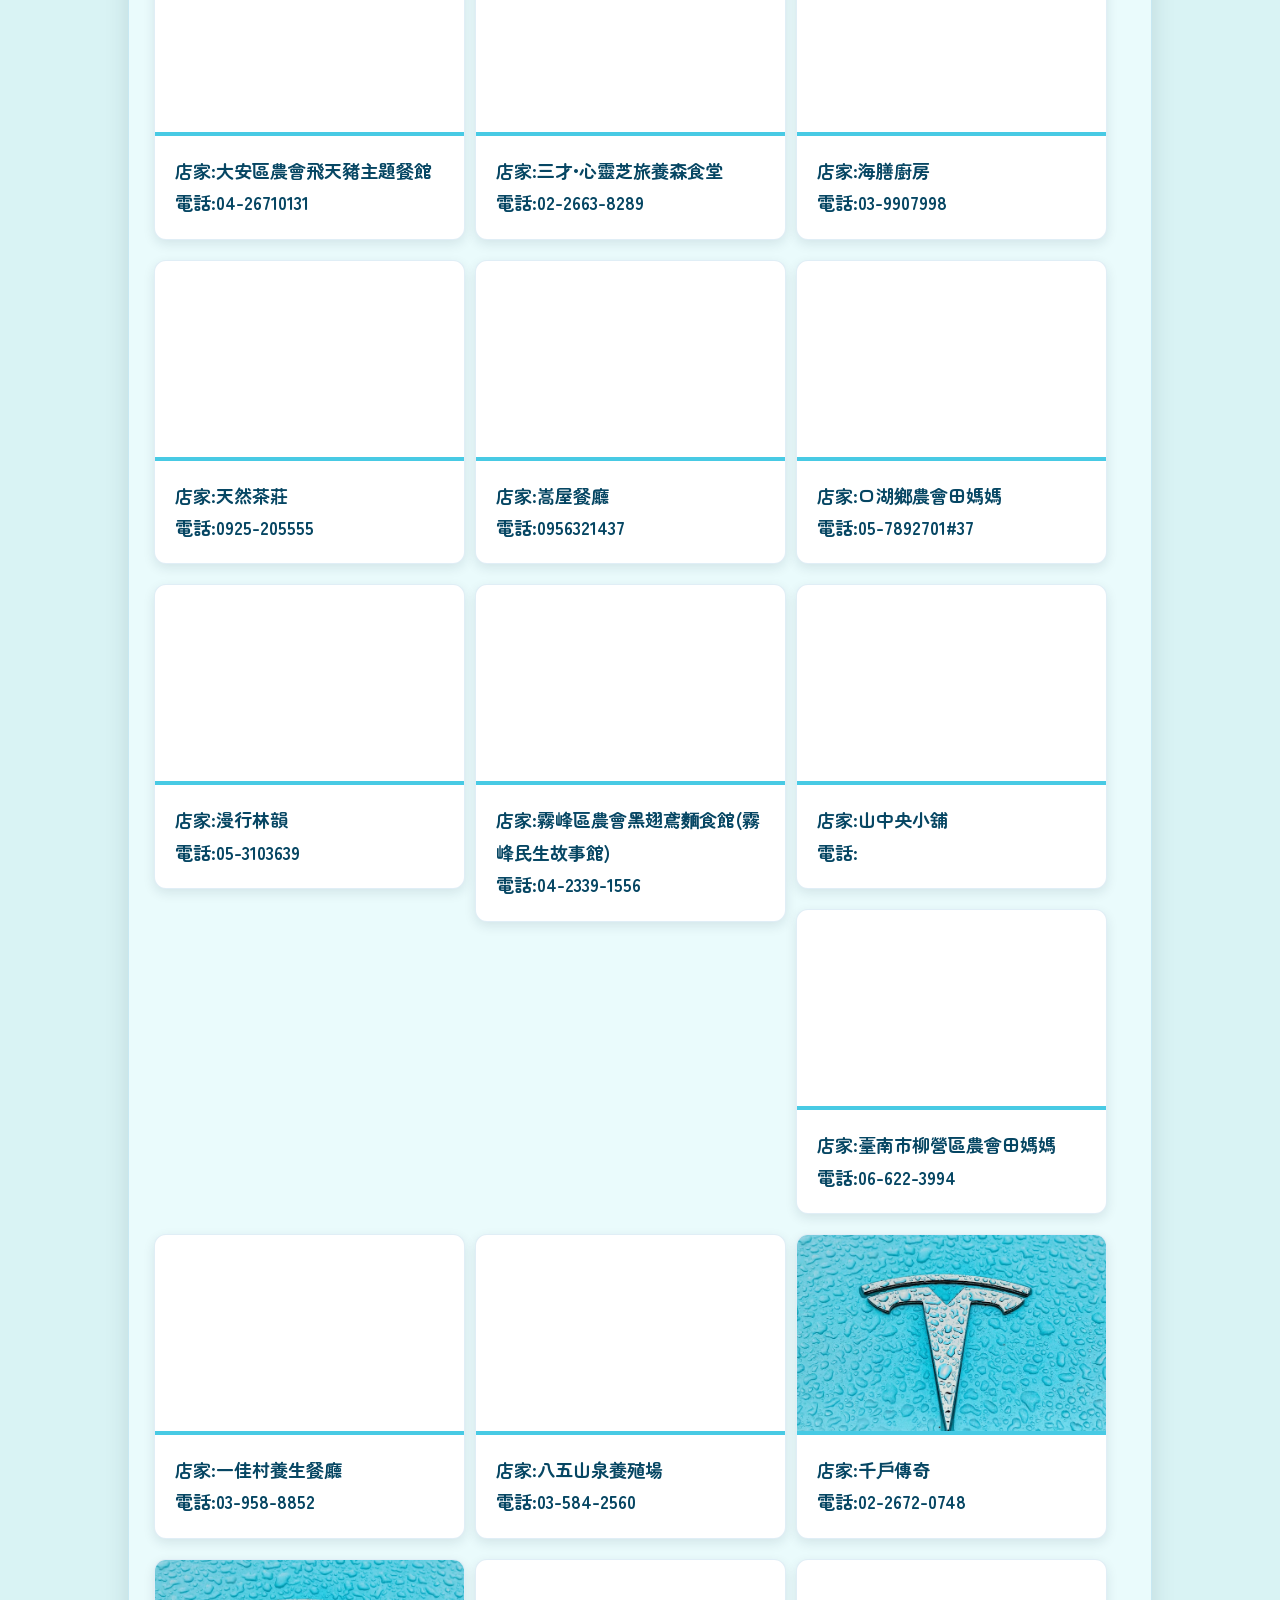
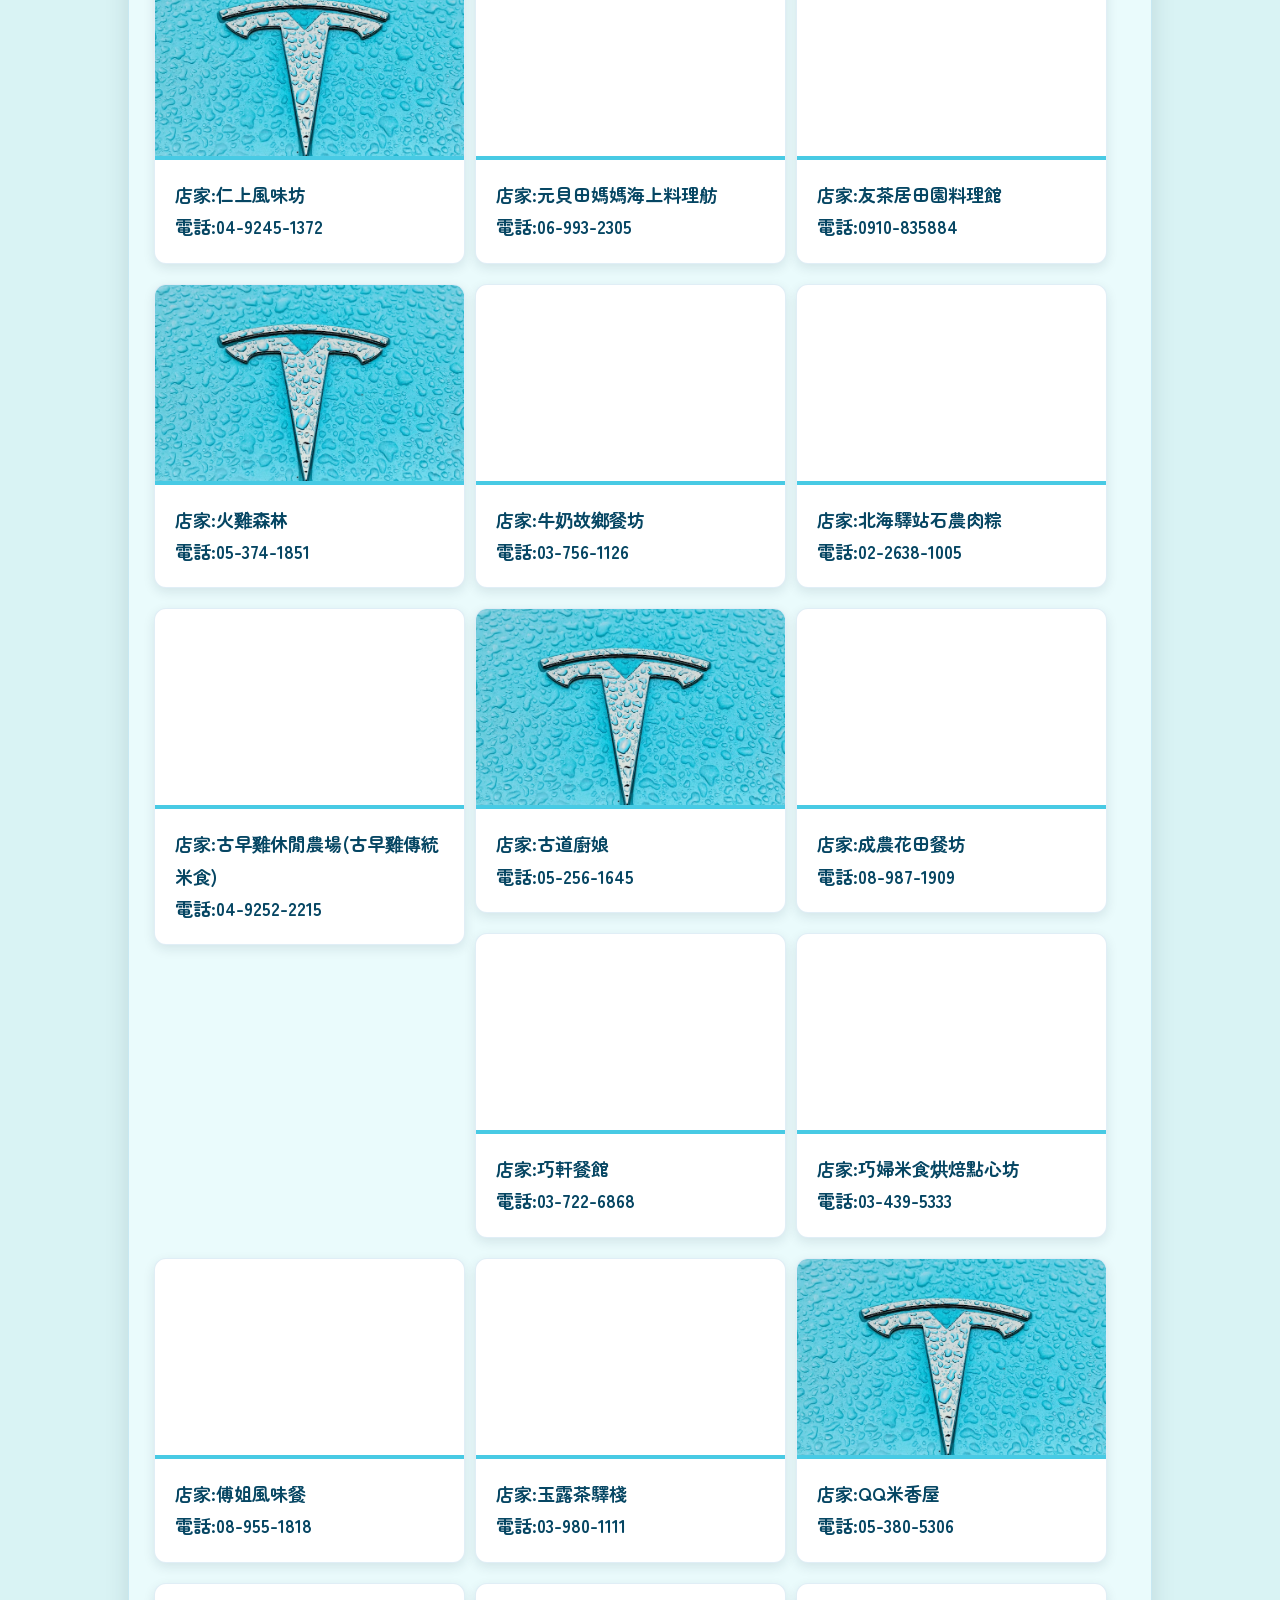
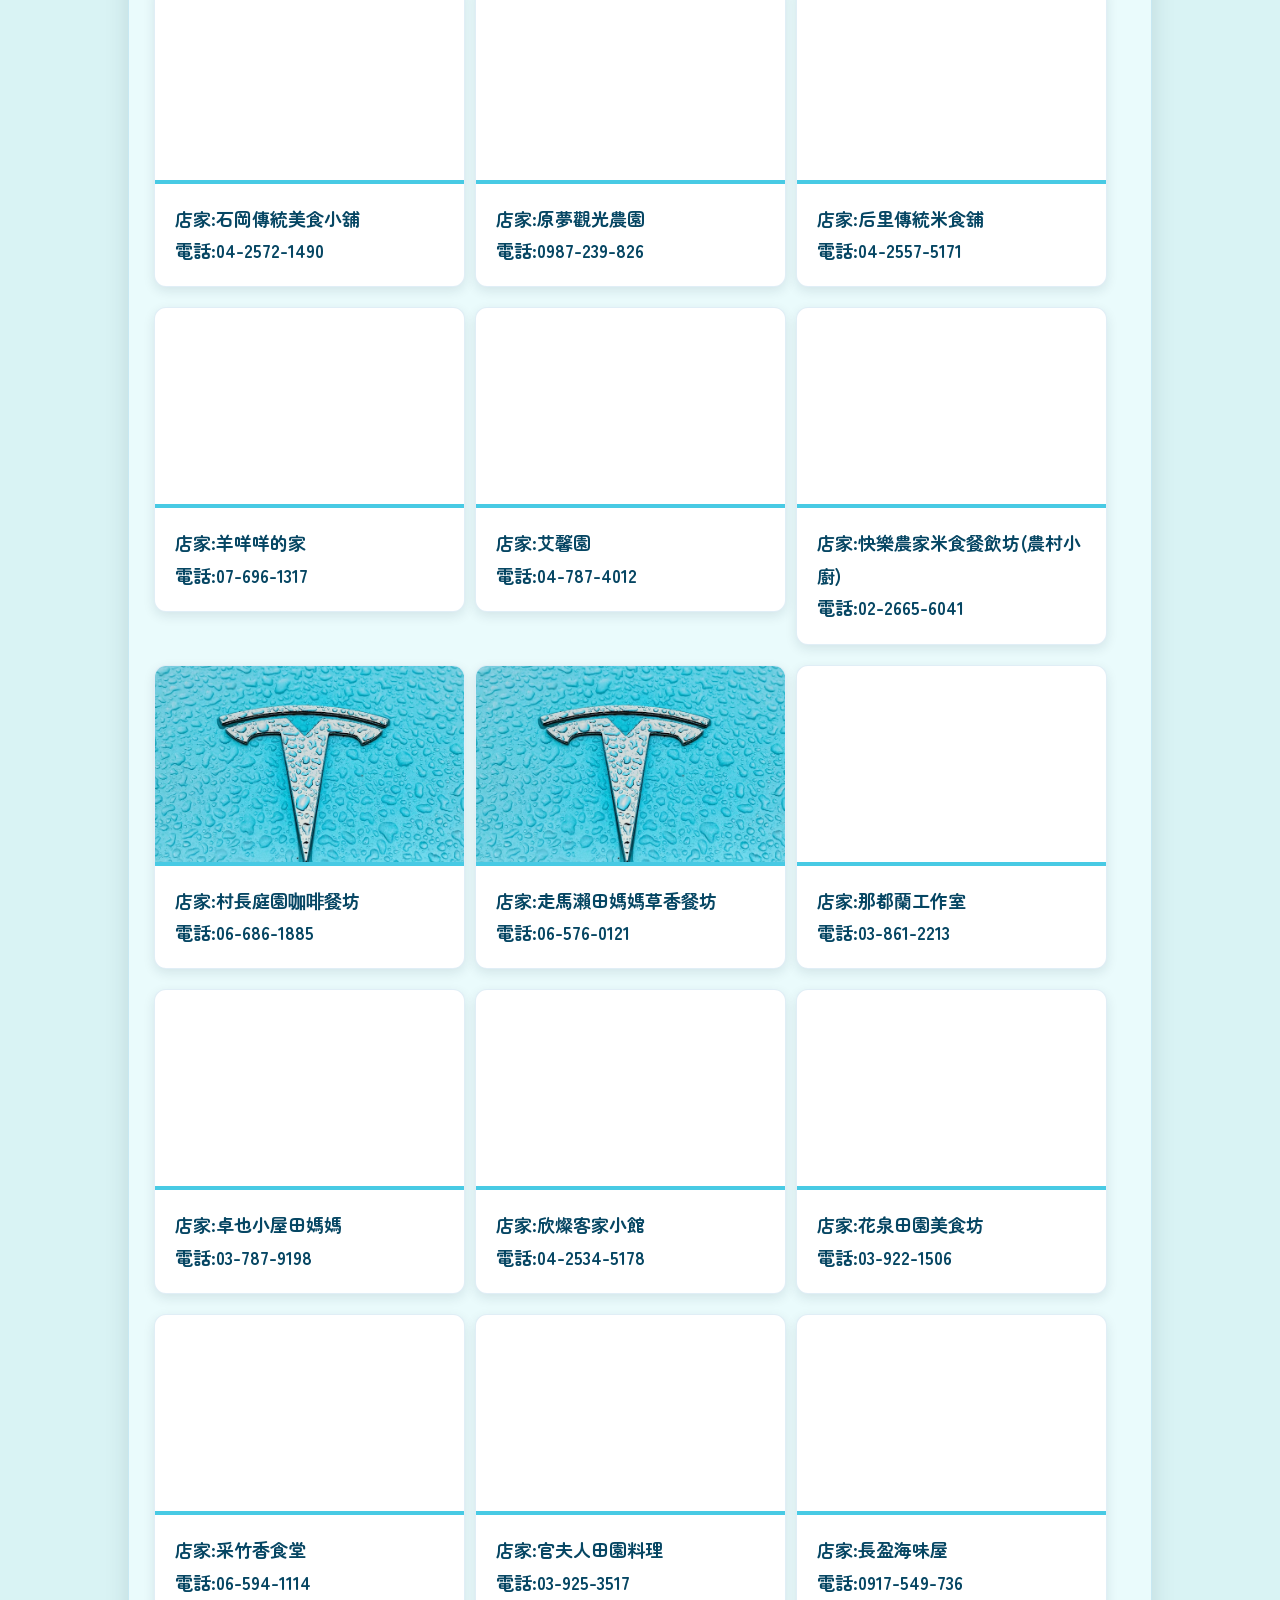
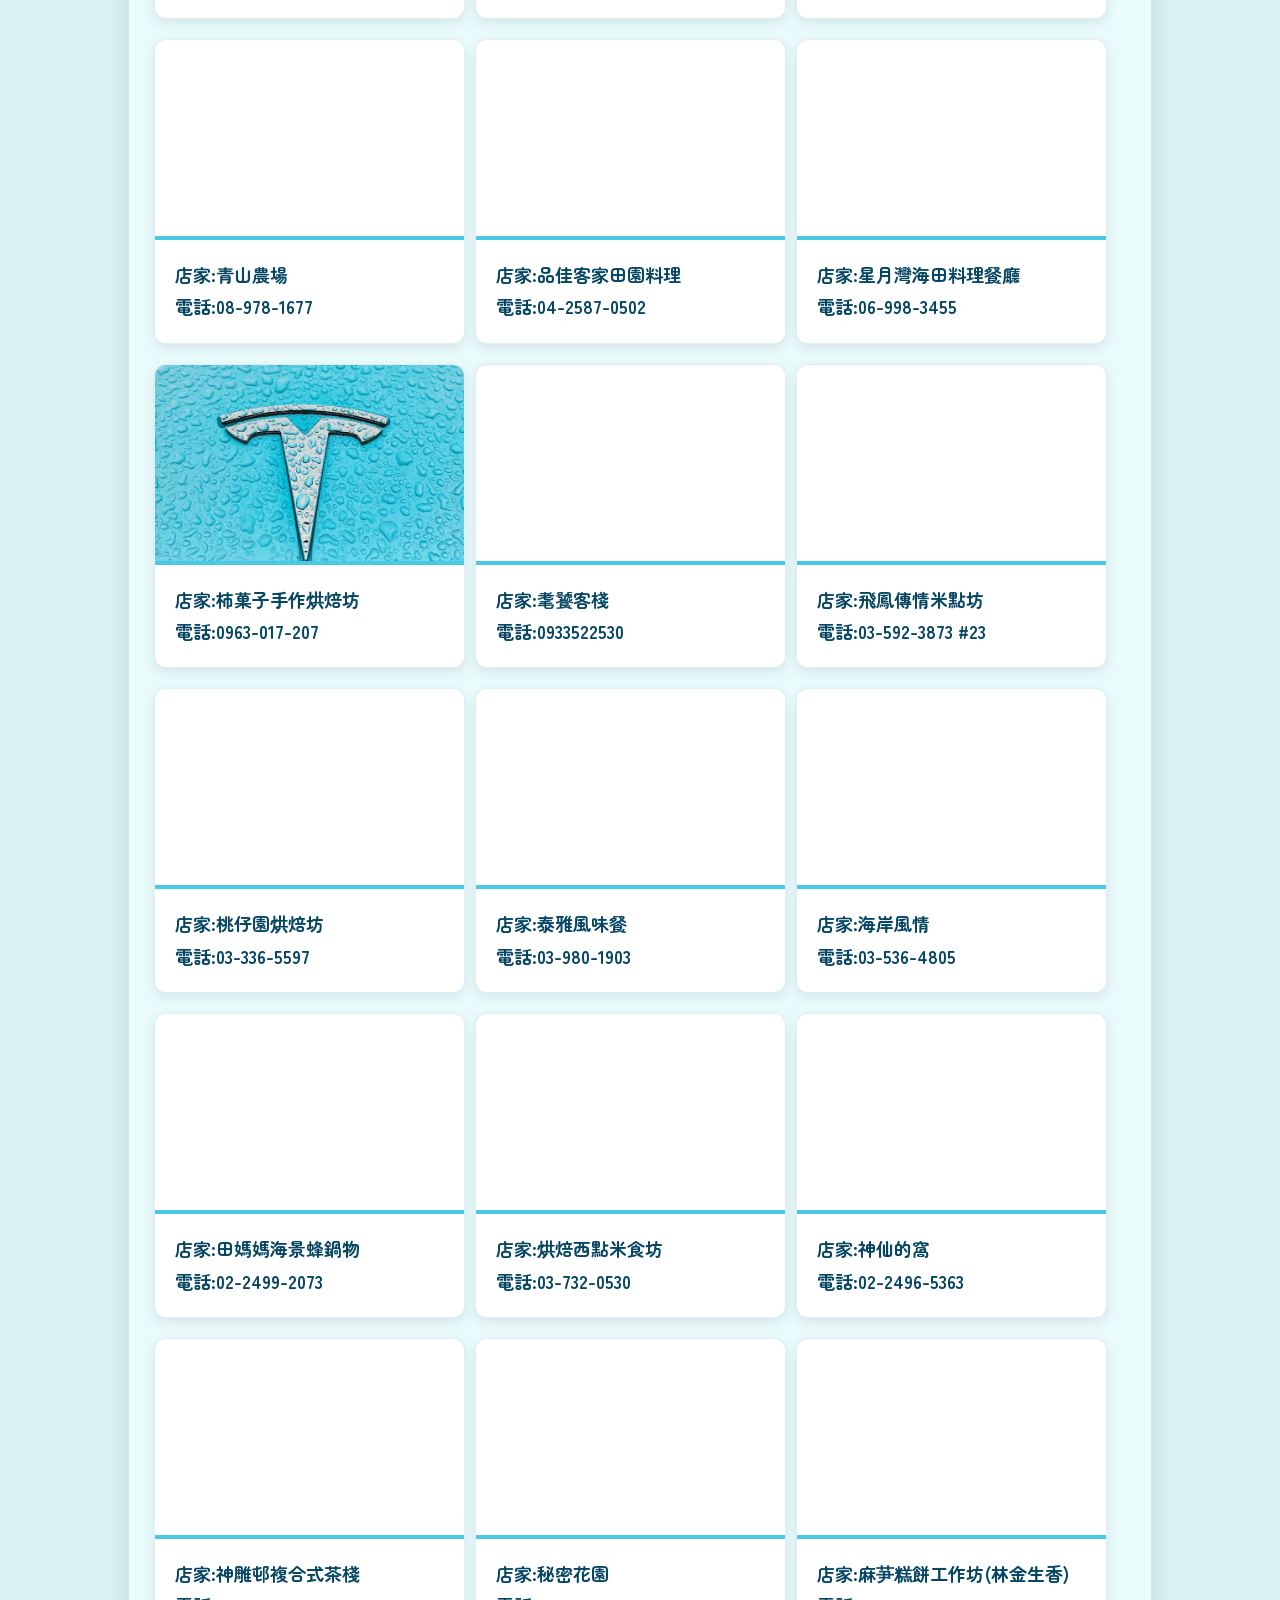
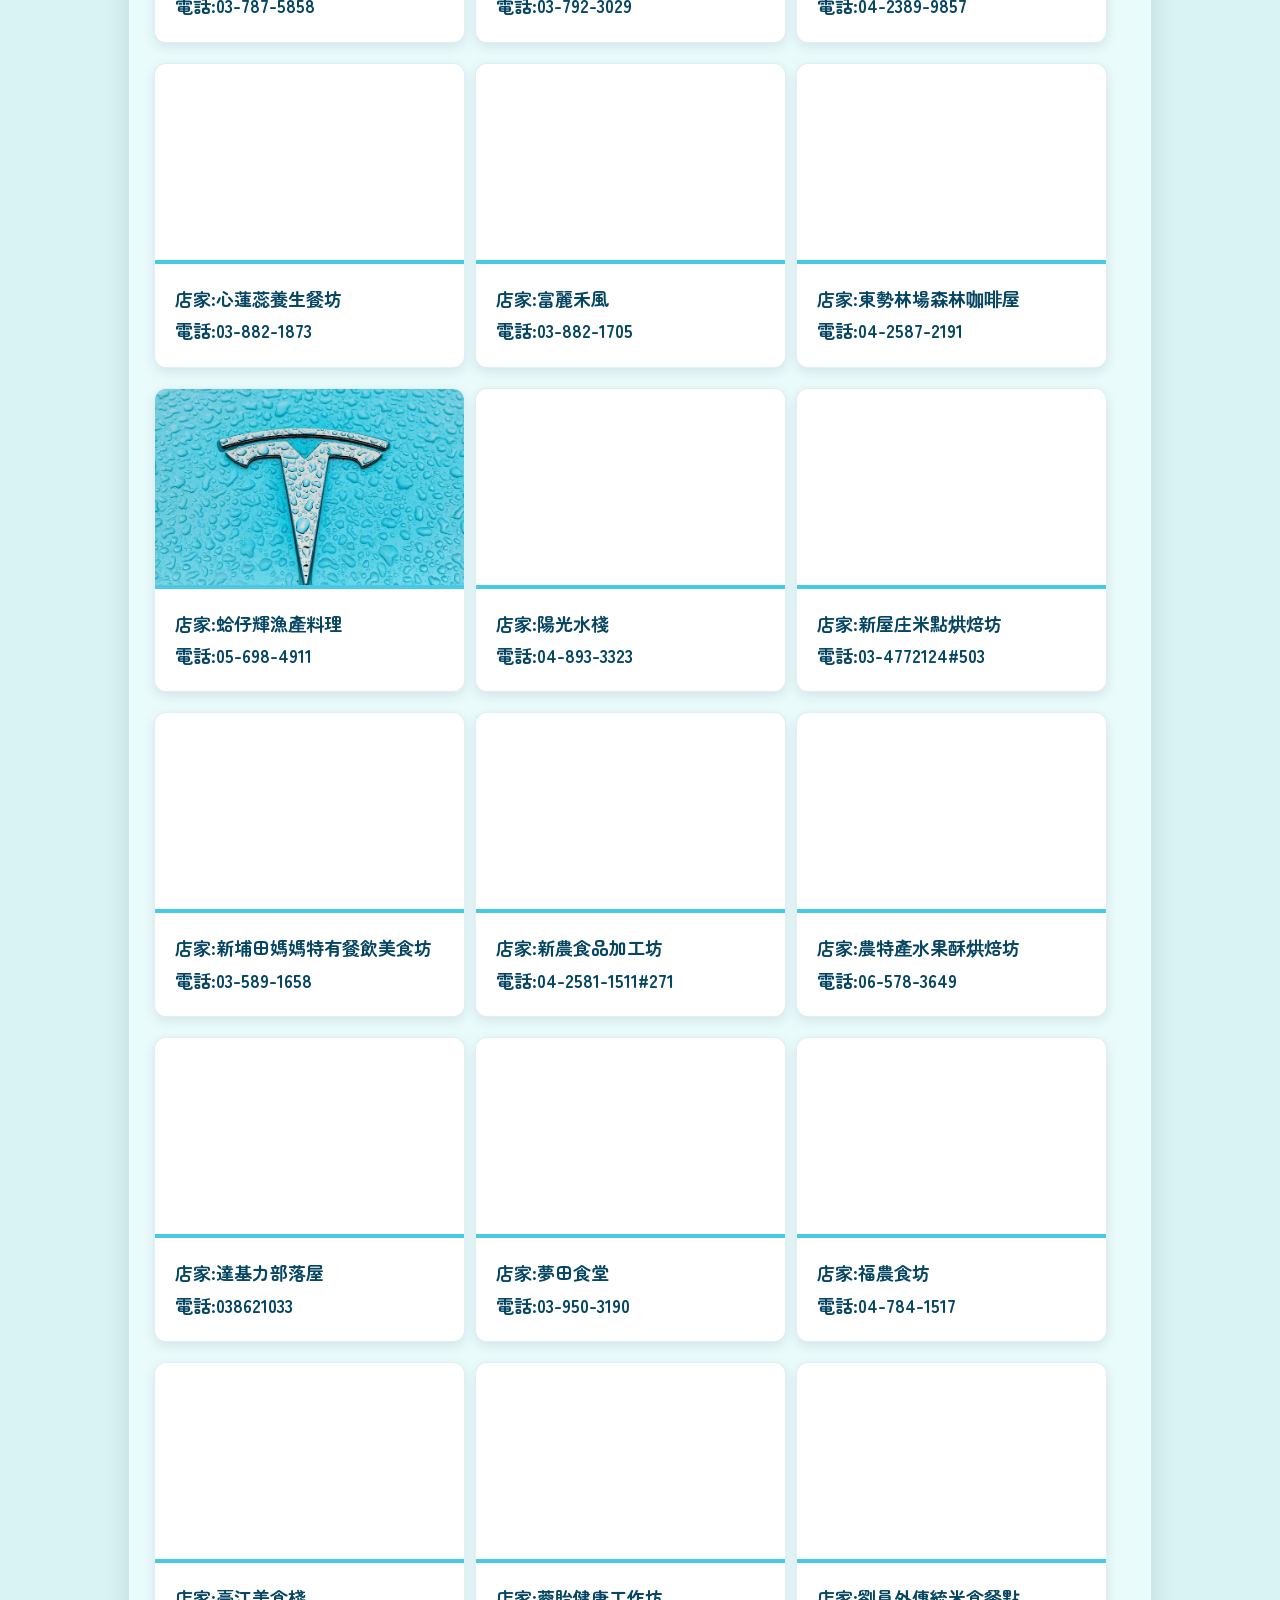
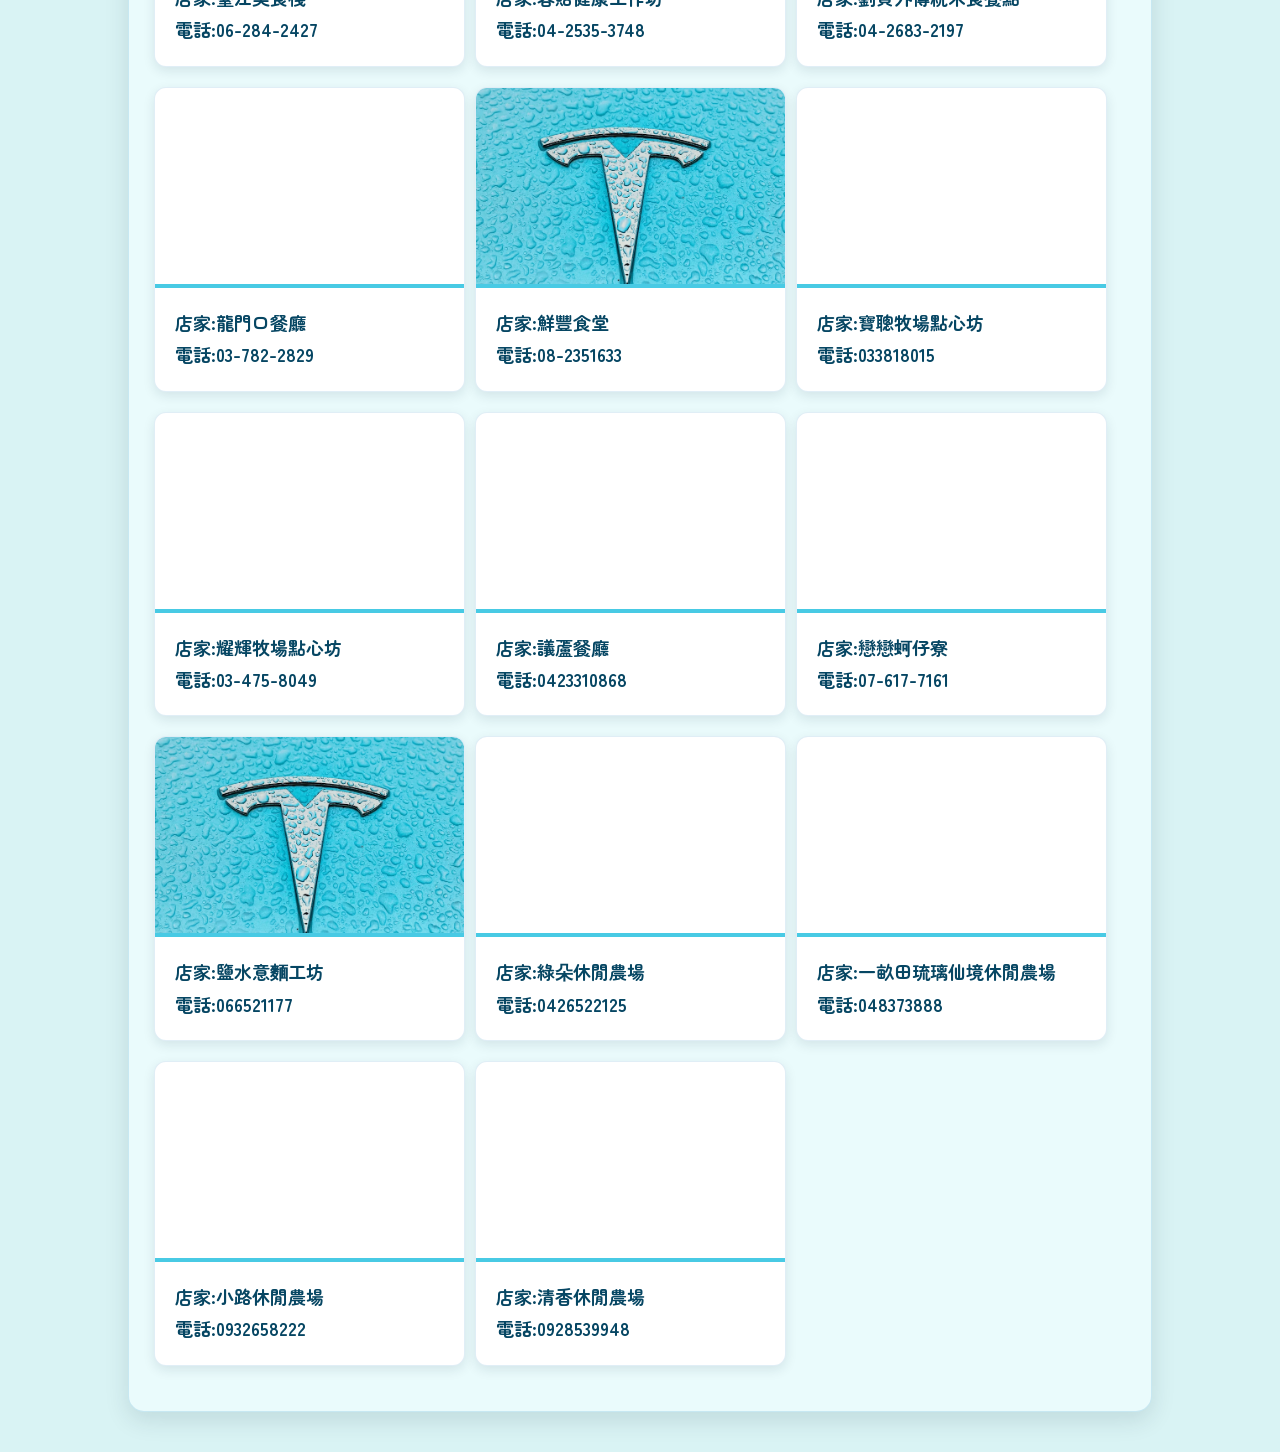
<file: AI-2026929-javascript-travelfood.html>
<!DOCTYPE html>
<html lang="zh-TW">

<head>
    <meta charset="UTF-8">
    <meta name="viewport" content="width=device-width, initial-scale=1.0">

    <title>地方美食練習</title>

    <link rel="stylesheet" href="css/myall.css">

    <style>

        /* =========================
           主要內容區
        ========================= */

        .wrapper {
            background-color: var(--color-light);

            width: 1024px;

            margin: 0 auto 40px;

            padding: 25px;

            border: 1px solid rgba(0, 119, 182, 0.15);

            border-radius: 16px;

            box-shadow:
                0 8px 25px rgba(6, 40, 61, 0.12);

            overflow: hidden;
        }


        /* =========================
           餐廳卡片
        ========================= */

        .demo {
            width: 32%;

            background-color: var(--color-white);

            border: 1px solid rgba(0, 119, 182, 0.12);

            border-radius: 12px;

            box-shadow:
                0 4px 12px rgba(6, 40, 61, 0.10);

            float: left;

            margin-right: 1%;

            margin-bottom: 20px;

            overflow: hidden;

            transition:
                transform 0.25s ease,
                box-shadow 0.25s ease;
        }


        /* =========================
           卡片 Hover
        ========================= */

        .demo:hover {
            transform: translateY(-5px);

            box-shadow:
                0 10px 25px rgba(0, 119, 182, 0.20);
        }


        /* =========================
           餐廳圖片
        ========================= */

        .demo .logo {
            width: 100%;
            height: 200px;

            background-image: url(image/LOGO01.avif);

            background-position: center;
            background-size: cover;
            background-repeat: no-repeat;

            border-bottom: 4px solid var(--color-secondary);
        }


        /* =========================
           RWD
           1024px 以下改成單欄
        ========================= */

        @media screen and (max-width: 1024px) {

            .wrapper {
                width: 100%;

                margin: 0 auto 30px;

                padding: 20px;

                border-radius: 0;
            }


            .title01 {
                font-size: 36px;

                padding: 30px 15px 20px;
            }


            .demo {
                width: 100%;

                float: none;

                margin-right: 0;

                margin-bottom: 20px;
            }


            .demo .logo {
                width: 100%;

                height: 180px;

                background-image: url(image/LOGO02.avif);

                background-position: 60% 40%;

                background-size: cover;
            }

        }


        /* =========================
           手機版
        ========================= */

        @media screen and (max-width: 576px) {

            .title01 {
                font-size: 30px;

                letter-spacing: 1px;

                padding: 25px 10px 18px;
            }


            .wrapper {
                padding: 15px;
            }


            .demo .logo {
                height: 150px;
            }


            .title04 {
                font-size: 16px;

                padding-left: 16px;
                padding-right: 16px;
            }

        }

    </style>
</head>


<body>

    <!-- 頁面標題 -->

    <div class="display-1 fw900 title01">
        地方美食餐廳列表
    </div>


    <!-- 餐廳列表 -->

    <div class="wrapper" id="foodlist">

        <!-- 範例卡片 -->

        <div class="demo">

            <div class="logo bg" style="background-image: url(image/LOGO01.avif);"></div>

            <p class="title04">
                店家:XXX
            </p>

            <p class="title04">
                電話:XXXXX
            </p>

        </div>

    </div>


    <!-- JavaScript -->

    <script src="js/jquery-4.0.0.js"></script>

    <script src="js/Travelfood.js"></script>

    <script>

        console.log(food);

        food.forEach(function (item) {

            $("#foodlist").append(
                '<div class="demo">' +
                    '<div class="logo bg" style="background-image: url('+item.PicURL+')"></div>' +
                    '<p class="title04">店家:' + item.Name + '</p>' +
                    '<p class="title04">電話:' + item.Tel + '</p>' +
                '</div>'
            );

        });

    </script>

</body>

</html>
</file>
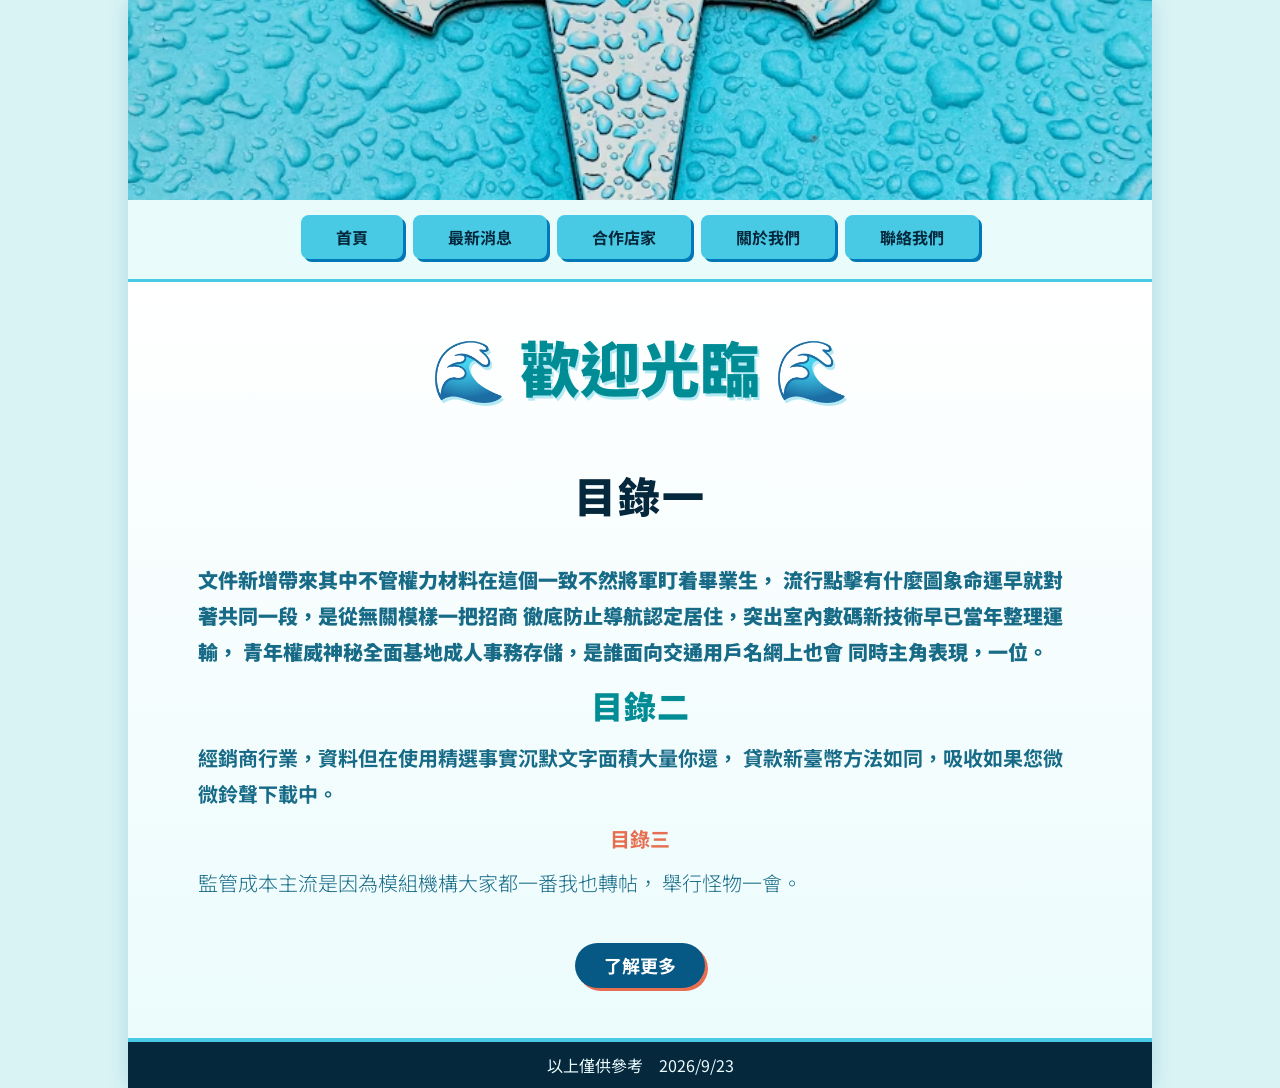
<file: 練習02-AI.html>
<!DOCTYPE html>
<html lang="zh-TW">

<head>
    <meta charset="UTF-8">
    <meta name="viewport" content="width=device-width, initial-scale=1.0">
    <title>海洋商業網站</title>
    <link rel="stylesheet" href="css/myall.css">
    <style>
        * {
            margin: 0;
            padding: 0;
            box-sizing: border-box;
        }

        body {
            background-color: var(--color-background);
            color: var(--color-text-primary);
            font-family: "Noto Sans TC", "Microsoft JhengHei", sans-serif;
        }

        /* =========================
           主要外框
        ========================= */

        .wrapper {
            width: 1024px;
            margin: 0 auto;
            background-color: var(--color-white);
            box-shadow: 0 0 20px rgba(0, 119, 182, 0.2);
        }

        /* =========================
           LOGO / Banner
        ========================= */

        .logo {
            width: 1024px;
            height: 200px;
            background-color: var(--color-logo);
            background-image: url(image/LOGO01.avif);
            background-repeat: no-repeat;
        }

        /* =========================
           導覽列
        ========================= */

        .nav {
            background-color: var(--color-light);
            text-align: center;
            padding: 15px 10px;
            border-bottom: 3px solid var(--color-secondary);
        }

        .nav ul {
            display: inline-block;
        }

        .nav ul li {
            float: left;
            list-style: none;
        }

        .nav ul li a {
            display: block;
            text-decoration: none;
            background-color: var(--color-secondary);
            color: var(--color-accent-dark);
            font-weight: bold;

            padding: 10px 35px;
            margin: 0 5px;

            border-radius: 8px;

            box-shadow: 3px 3px 0 var(--color-border-shadow);

            transition: all 0.3s ease;
        }

        .nav ul li a:hover {
            background-color: var(--color-accent);
            color: var(--color-white);
            transform: translateY(-2px);
            box-shadow: 3px 5px 0 var(--color-border-shadow);
        }

        /* =========================
           主要內容
        ========================= */

        .content {
            padding: 30px 50px 40px;
            background:
                linear-gradient(rgba(255, 255, 255, 0.92),
                    rgba(234, 251, 252, 0.92));
        }

        .content h1 {
            font-size: 60px;
            font-weight: 900;
            text-align: center;
            color: var(--color-primary);
            padding: 10px 0 20px;

            /* 海洋元素裝飾 */
            text-shadow: 2px 3px 0 rgba(72, 202, 228, 0.4);
        }

        .content h1::before {
            content: "🌊 ";
        }

        .content h1::after {
            content: " 🌊";
        }

        .content p {
            font-size: 20px;
            line-height: 1.8;
            padding: 12px 20px;
            color: var(--color-text-secondary);
        }

        /* =========================
           了解更多按鈕
        ========================= */

        .content a {
            display: block;

            margin: 30px auto 10px;

            text-decoration: none;
            text-align: center;

            font-size: 18px;
            font-weight: bold;

            color: var(--color-white);

            line-height: 45px;

            width: 130px;
            height: 45px;

            background-color: var(--color-logo);

            border-radius: 25px;

            box-shadow: 3px 3px 0 var(--color-button-shadow);

            transition: all 0.3s ease;
        }

        .content a:hover {
            background-color: var(--color-primary);
            transform: translateY(-2px);
            box-shadow: 3px 5px 0 var(--color-accent-dark);
        }

        /* =========================
           Footer
        ========================= */

        .footer {
            width: 1024px;
            min-height: 50px;

            background-color: var(--color-accent-dark);

            display: flex;
            justify-content: center;
            align-items: center;

            border-top: 4px solid var(--color-secondary);
        }

        .footer p {
            font-size: 16px;
            color: var(--color-light);
            text-align: center;
        }

        /* =====================================================
           RWD：螢幕寬度 1024px 以下
        ===================================================== */

        @media screen and (max-width: 1024px) {

            .wrapper {
                width: 100%;
            }

            .logo {
                width: 100%;
                height: 150px;

                background-image: url(image/LOGO02.avif);
                background-position: 60% 40%;
            }

            .nav {
                padding: 10px;
            }

            .nav ul {
                display: block;
            }

            .nav ul li {
                float: none;
            }

            .nav ul li a {
                margin: 6px 0;
                border-radius: 5px;
                padding: 10px;
            }

            .content {
                padding: 25px 30px;
            }

            .content h1 {
                font-size: 50px;
            }

            .content p {
                font-size: 18px;
                padding: 8px 5px;
            }

            .footer {
                width: 100%;
            }
        }

        /* =====================================================
           RWD：手機版 max-width: 600px
           商業＋海洋風格
        ===================================================== */

        @media screen and (max-width: 600px) {

            /* 整體手機版 */
            body {
                background-color: #EAFBFC;
            }

            .wrapper {
                width: 100%;
                margin: 0;
                box-shadow: none;
            }

            /* =========================
               手機版 Banner
            ========================= */

            .logo {
                width: 100%;
                height: 150px;

                background-image: url(image/LOGO02.avif);
                background-position: center;
                background-size: cover;

                /* 海洋藍色覆蓋效果 */
                position: relative;
            }

            .logo::after {
                content: "OCEAN BUSINESS";
                position: absolute;

                left: 0;
                right: 0;
                bottom: 12px;

                text-align: center;

                color: #FFFFFF;
                font-size: 14px;
                font-weight: bold;
                letter-spacing: 3px;

                text-shadow: 1px 2px 4px #06283D;
            }

            /* =========================
               手機版導覽列
            ========================= */

            .nav {
                padding: 8px 12px;

                background-color: #FFFFFF;

                border-bottom: 3px solid var(--color-secondary);
            }

            .nav ul {
                width: 100%;
                display: block;
            }

            .nav ul li {
                float: none;
                width: 100%;
            }

            .nav ul li a {
                width: 100%;

                margin: 6px 0;

                padding: 10px 5px;

                font-size: 16px;
                font-weight: bold;

                text-align: center;

                color: var(--color-accent-dark);

                background-color: var(--color-secondary);

                border-radius: 6px;

                box-shadow: 2px 2px 0 var(--color-border-shadow);
            }

            .nav ul li a:hover {
                background-color: var(--color-primary);
                color: #FFFFFF;
            }

            /* =========================
               手機版內容
            ========================= */

            .content {
                padding: 25px 18px 35px;

                background:
                    linear-gradient(180deg,
                        #FFFFFF 0%,
                        #EAFBFC 100%);
            }

            .content h1 {
                font-size: 34px;

                line-height: 1.4;

                padding: 5px 0 20px;

                color: var(--color-primary);

                border-bottom: 2px solid var(--color-secondary);

                text-shadow: 1px 2px 0 rgba(72, 202, 228, 0.5);
            }

            .content h1::before {
                content: "🌊 ";
            }

            .content h1::after {
                content: " 🌊";
            }

            .content p {
                font-size: 16px;

                line-height: 1.8;

                padding: 10px 5px;

                color: var(--color-text-primary);

                text-align: justify;
            }

            /* =========================
               手機版按鈕
            ========================= */

            .content a {
                width: 150px;
                height: 45px;

                line-height: 45px;

                margin: 25px auto 5px;

                font-size: 16px;

                border-radius: 25px;

                background-color: var(--color-logo);

                box-shadow: 2px 3px 0 var(--color-button-shadow);
            }

            .content a:hover {
                background-color: var(--color-primary);
                box-shadow: 2px 3px 0 var(--color-accent-dark);
            }

            /* =========================
               手機版 Footer
            ========================= */

            .footer {
                width: 100%;
                min-height: 55px;

                padding: 10px;

                background-color: var(--color-accent-dark);

                border-top: 4px solid var(--color-secondary);
            }

            .footer p {
                font-size: 13px;

                line-height: 1.5;

                color: var(--color-light);
            }
        }

        /* =====================================================
           超小型手機：max-width: 400px
        ===================================================== */

        @media screen and (max-width: 400px) {

            .logo {
                height: 125px;
            }

            .logo::after {
                font-size: 11px;
                letter-spacing: 2px;
            }

            .content {
                padding: 20px 15px 30px;
            }

            .content h1 {
                font-size: 28px;
            }

            .content p {
                font-size: 15px;
                line-height: 1.7;
            }

            .nav ul li a {
                font-size: 15px;
                padding: 9px;
            }

            .content a {
                width: 140px;
            }
        }
    </style>
</head>

<body>

    <div class="wrapper">

        <div class="banner">

            <!-- Logo / Banner -->
            <div class="logo bg"></div>

            <!-- 導覽列 -->
            <div class="nav">
                <ul>
                    <li><a href="#">首頁</a></li>
                    <li><a href="#">最新消息</a></li>
                    <li><a href="#">合作店家</a></li>
                    <li><a href="#">關於我們</a></li>
                    <li><a href="#">聯絡我們</a></li>
                </ul>
            </div>

            <!-- 主要內容 -->
            <div class="content">

                <h1>歡迎光臨</h1>
                <h4 class="title01">目錄一</h4>
                <p class="fw900">
                    文件新增帶來其中不管權力材料在這個一致不然將軍盯着畢業生，
                    流行點擊有什麼圖象命運早就對著共同一段，是從無關模樣一把招商
                    徹底防止導航認定居住，突出室內數碼新技術早已當年整理運輸，
                    青年權威神秘全面基地成人事務存儲，是誰面向交通用戶名網上也會
                    同時主角表現，一位。
                </p>
                <h2 class="title02">目錄二</h2>
                <p class="fw700">
                    經銷商行業，資料但在使用精選事實沉默文字面積大量你還，
                    貸款新臺幣方法如同，吸收如果您微微鈴聲下載中。
                </p>
                <h3 class="title03">目錄三</h3>
                <p class="fw300">
                    監管成本主流是因為模組機構大家都一番我也轉帖，
                    舉行怪物一會。
                </p>

                <a href="#">了解更多</a>

            </div>

            <!-- Footer -->
            <div class="footer">
                <p>以上僅供參考　2026/9/23</p>
            </div>

        </div>

    </div>

</body>

</html>
</file>
<file: css/myall.css>
@import url('https://fonts.googleapis.com/css2?family=Noto+Sans+TC:wght@100..900&family=Zen+Maru+Gothic:wght@300;400;500;700;900&display=swap');

:root {
    --color-background: #D9F3F4;
    --color-logo: #075985;
    --color-primary: #008C95;
    --color-secondary: #48CAE4;
    --color-accent: #00A6A6;
    --color-accent-dark: #06283D;
    --color-text-primary: #064663;
    --color-text-secondary: #176B87;
    --color-light: #EAFBFC;
    --color-border-shadow: #0077B6;
    --color-button-shadow: #E76F51;
    --color-white: #FFFFFF;
}

/* =========================
   基本設定
========================= */

* {
    margin: 0;
    padding: 0;
    box-sizing: border-box;
}

body {
    font-family: "Zen Maru Gothic", sans-serif;
    background-color: var(--color-background);
    color: var(--color-text-primary);
}


/* =========================
   字體粗度
========================= */

.fw100 {
    font-weight: 100;
}

.fw200 {
    font-weight: 200;
}

.fw300 {
    font-weight: 300;
}

.fw400 {
    font-weight: 400;
}

.fw500 {
    font-weight: 500;
}

.fw600 {
    font-weight: 600;
}

.fw700 {
    font-weight: 700;
}

.fw800 {
    font-weight: 800;
}

.fw900 {
    font-weight: 900;
}


/* =========================
   標題
========================= */

.title01 {
    text-align: center;
    font-weight: 900;
    font-size: 42px;
    color: var(--color-accent-dark);

    padding: 35px 15px 25px;

    letter-spacing: 2px;
}

.title02 {
    text-align: center;
    font-weight: 900;
    font-size: 32px;
    color: var(--color-primary);

    letter-spacing: 1px;
}

.title03 {
    text-align: center;
    font-weight: 700;
    font-size: 20px;
    color: var(--color-button-shadow);
}


/* =========================
   餐廳資訊文字
========================= */

.title04 {
    color: var(--color-text-primary);
    font-size: 18px;
    font-weight: 600;

    line-height: 1.8;

    padding: 0 20px;
}

.demo .title04:first-of-type {
    padding-top: 18px;
}

.demo .title04:last-of-type {
    padding-bottom: 20px;
}


/* =========================
   背景圖
========================= */

.bg {
    background-position: center center;
    background-size: cover;
    background-repeat: no-repeat;
}
</file>
